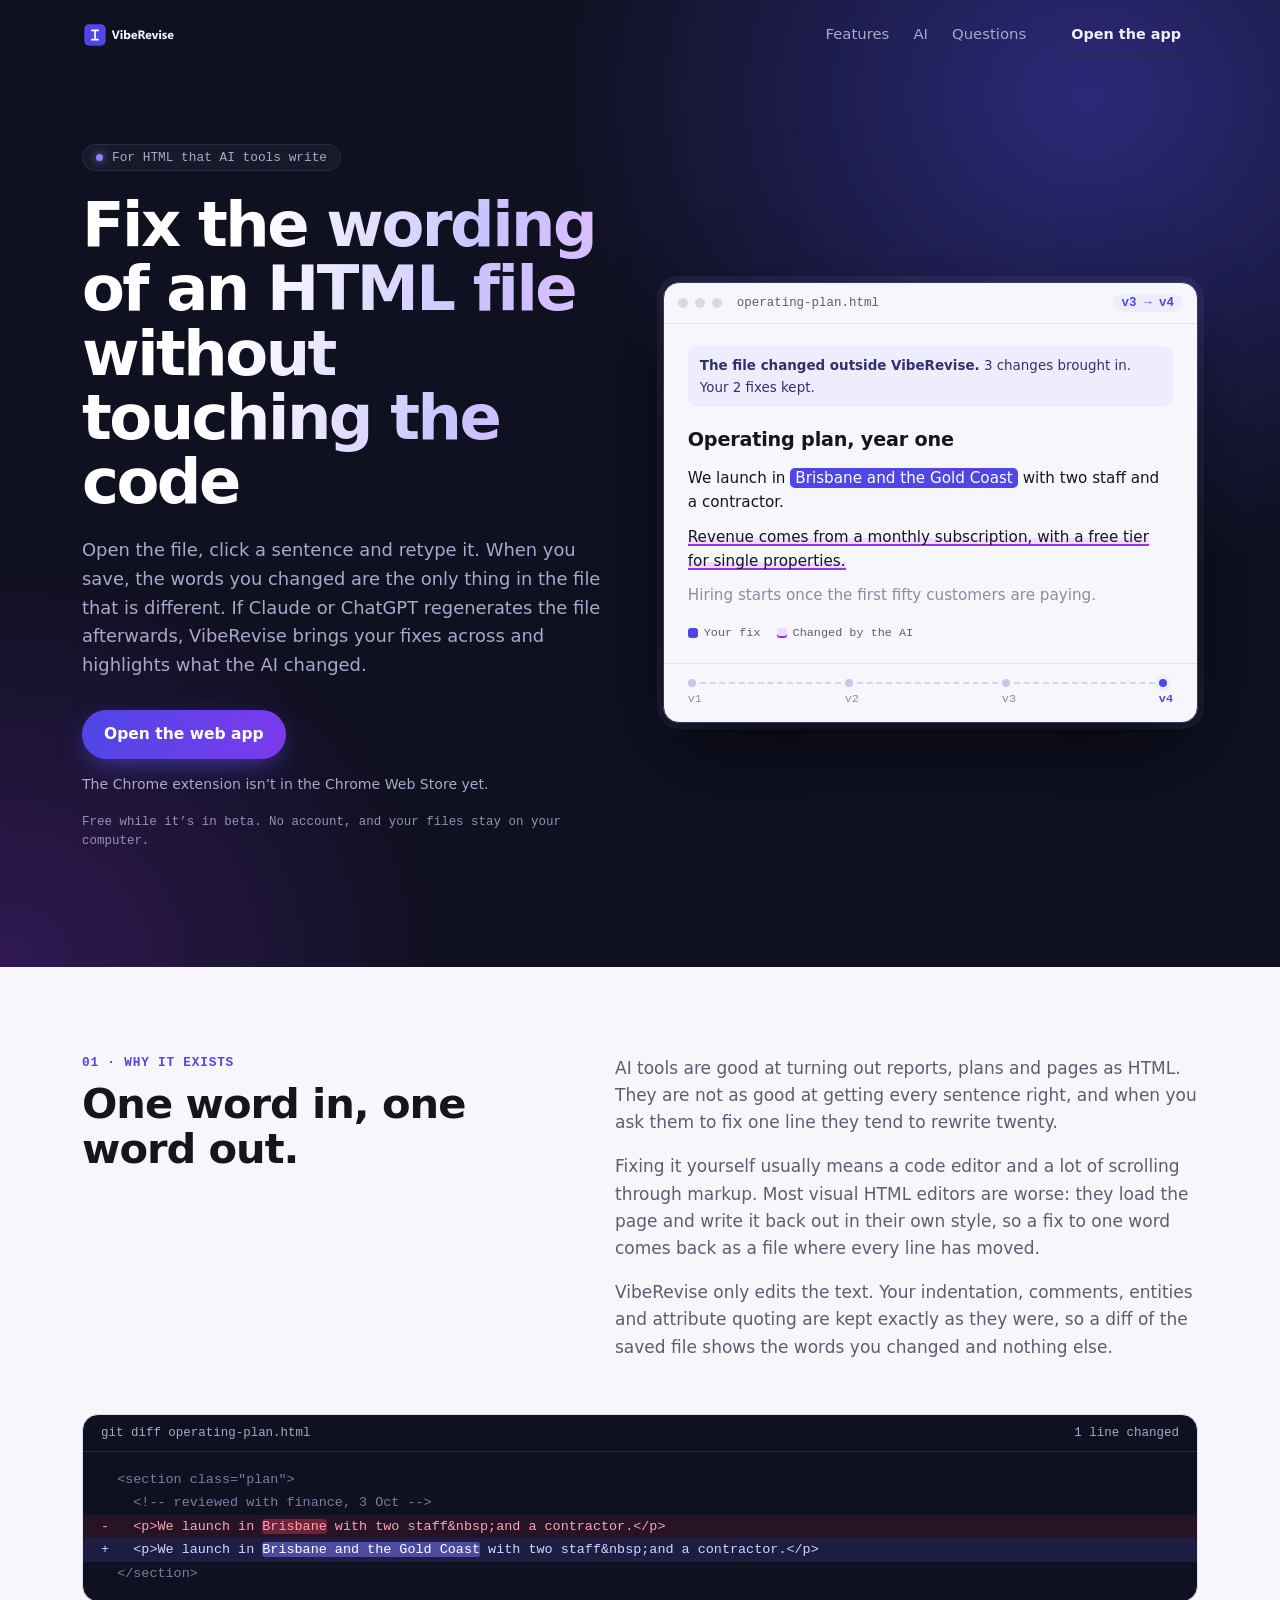
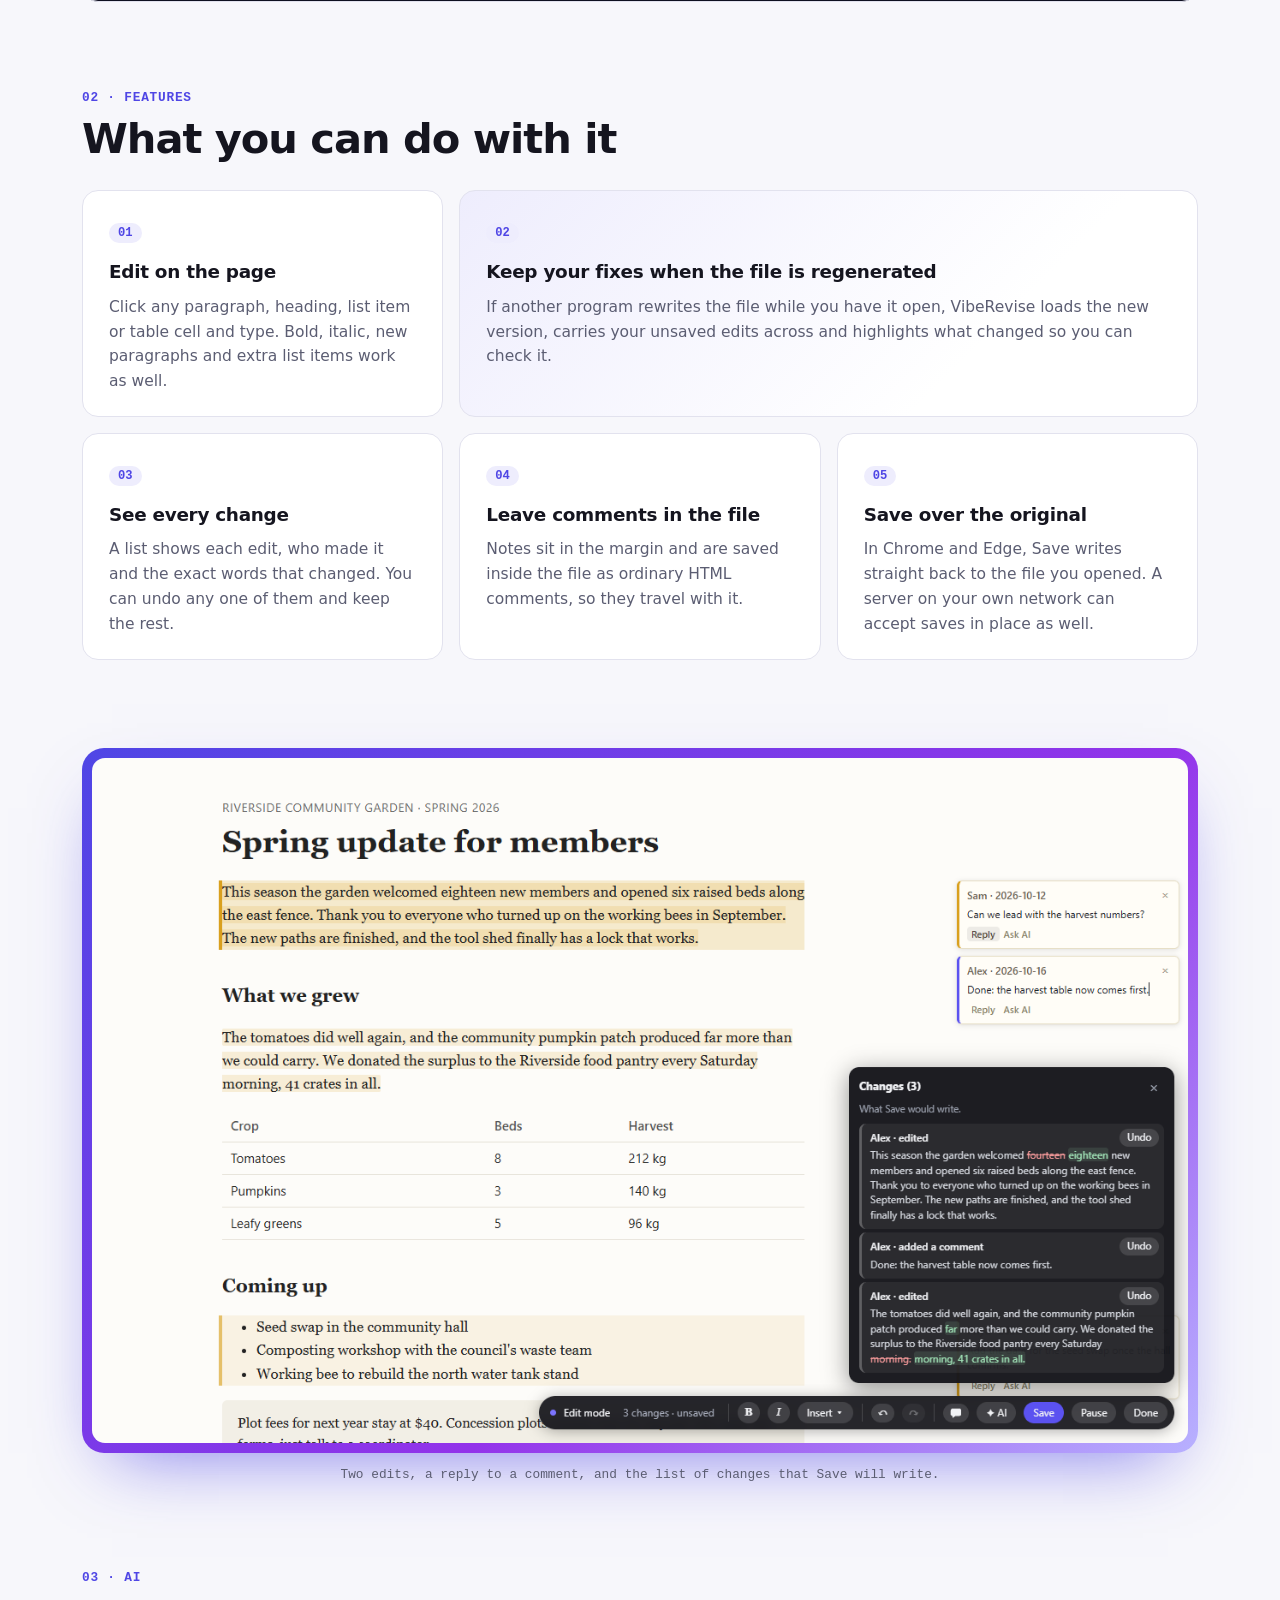
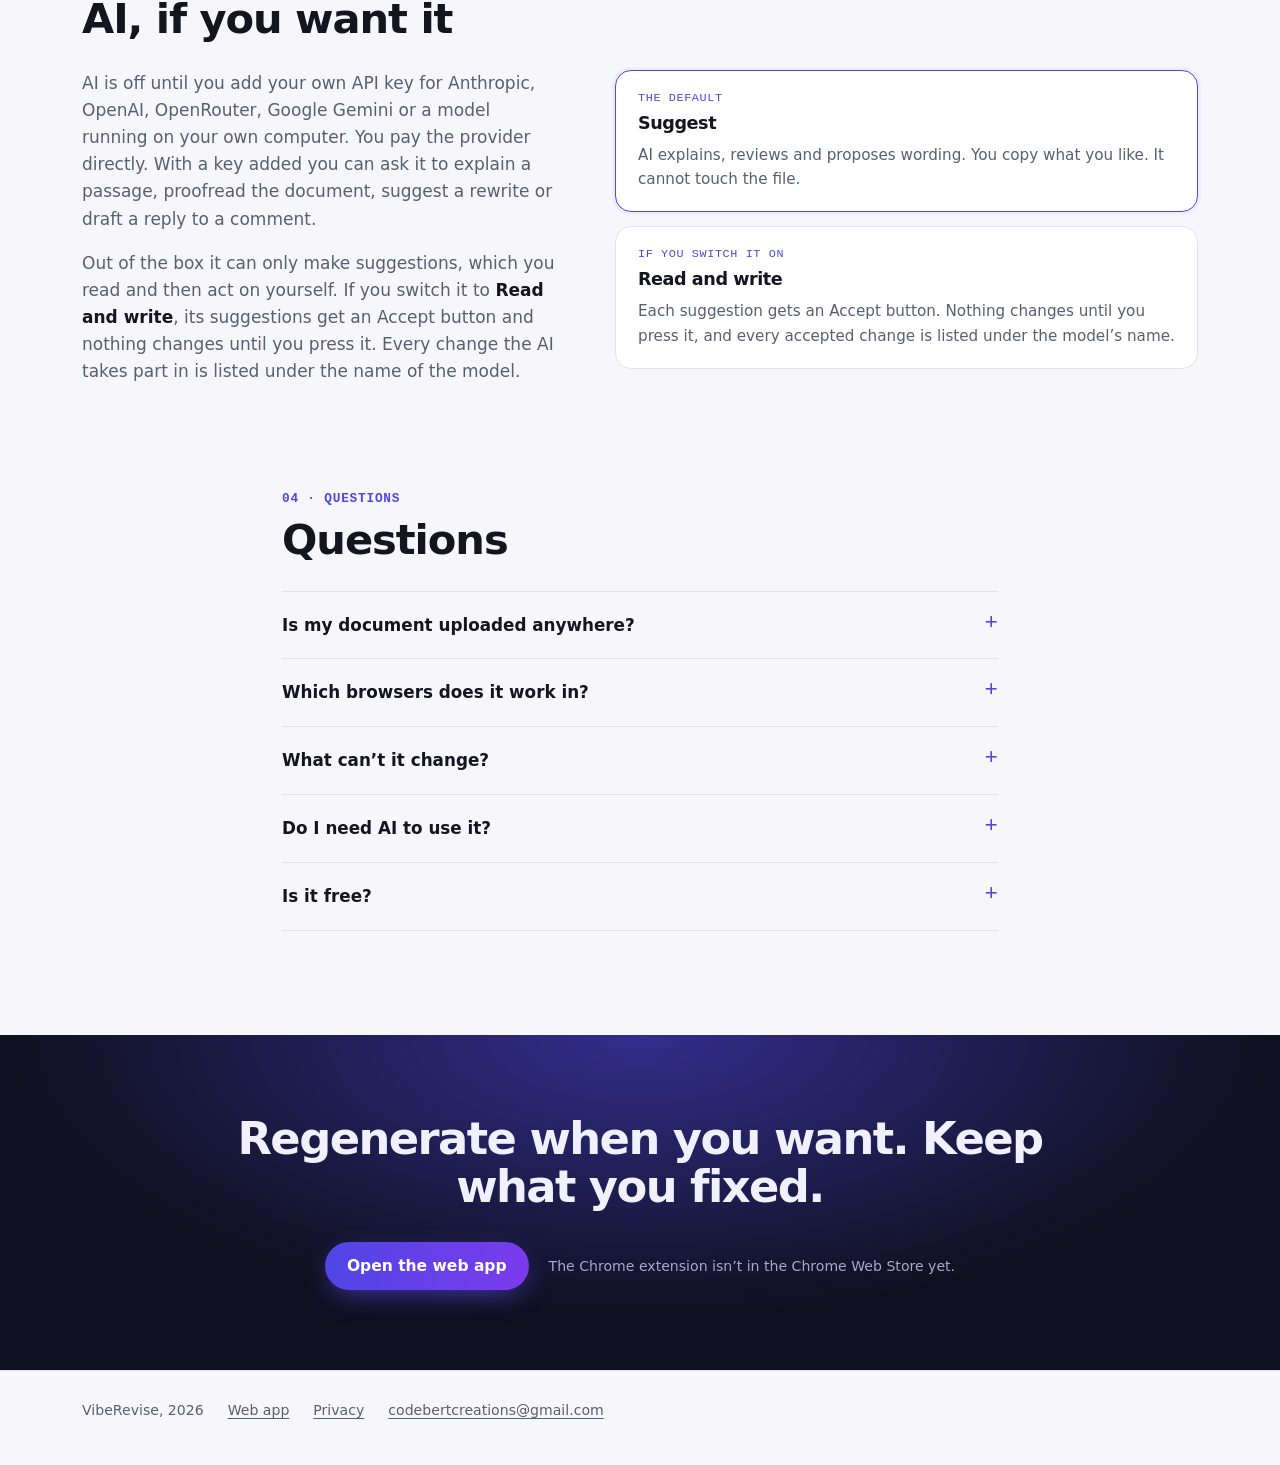
<file: index.html>
<!doctype html>
<html lang="en-AU">
<head>
<meta charset="utf-8">
<meta name="viewport" content="width=device-width, initial-scale=1">
<title>VibeRevise: edit the text of HTML files without touching the code</title>
<meta name="description" content="Edit the text of an HTML document in your browser. Only the words you change are changed, and your fixes survive when an AI tool regenerates the file.">
<link rel="canonical" href="https://viberevise.com/">
<meta property="og:title" content="VibeRevise: edit the text of HTML files without touching the code">
<meta property="og:description" content="Edit the text of an HTML document in your browser. Only the words you change are changed, and your fixes survive when an AI tool regenerates the file.">
<meta name="robots" content="index, follow, max-image-preview:large">
<meta property="og:site_name" content="VibeRevise">
<meta property="og:locale" content="en_AU">
<meta property="og:type" content="website">
<meta property="og:url" content="https://viberevise.com/">
<meta property="og:image" content="https://viberevise.com/screenshot.png">
<meta property="og:image:width" content="1280">
<meta property="og:image:height" content="800">
<meta property="og:image:alt" content="VibeRevise editing a community garden newsletter, with comments in the margin and the list of changes open">
<meta name="twitter:card" content="summary_large_image">
<meta name="twitter:title" content="VibeRevise: edit the text of HTML files without touching the code">
<meta name="twitter:description" content="Edit the text of an HTML document in your browser. Only the words you change are changed, and your fixes survive when an AI tool regenerates the file.">
<meta name="twitter:image" content="https://viberevise.com/screenshot.png">
<meta name="theme-color" content="#f7f7fb" media="(prefers-color-scheme: light)">
<meta name="theme-color" content="#0f1020" media="(prefers-color-scheme: dark)">
<link rel="icon" href="/app/icons/icon192.png" sizes="192x192" type="image/png">
<link rel="apple-touch-icon" href="/app/icons/icon192.png">
<link rel="stylesheet" href="/site.css?v=d60f4b8db1">
<script src="/app/lib/errors.js" data-surface="site" data-part="home" data-brand="viberevise" data-version="0.17.0" defer></script>
<style>
:root{--paper:#f7f7fb;--panel:#ffffff;--ink:#15151f;--muted:#5b5d72;--line:#e2e2ee;--accent:#4f46e5;--accent2:#9333ea;--accent-ink:#ffffff;--tint:#eeedfd;--font-display:system-ui, -apple-system, "Segoe UI", Roboto, sans-serif;--font-body:system-ui, -apple-system, "Segoe UI", Roboto, sans-serif;color-scheme:light dark;}
@media (prefers-color-scheme: dark){:root:not([data-theme="light"]){--paper:#0f1020;--panel:#181a2e;--ink:#e9e9f5;--muted:#a3a5bd;--line:#2a2c45;--accent:#a5a1ff;--accent2:#d8a8ff;--accent-ink:#10101c;--tint:#22224a;}}
:root[data-theme="dark"]{--paper:#0f1020;--panel:#181a2e;--ink:#e9e9f5;--muted:#a3a5bd;--line:#2a2c45;--accent:#a5a1ff;--accent2:#d8a8ff;--accent-ink:#10101c;--tint:#22224a;}
</style>
<script type="application/ld+json">{"@context":"https://schema.org","@graph":[{"@type":"Organization","@id":"https://viberevise.com/#org","name":"VibeRevise","url":"https://viberevise.com/","logo":"https://viberevise.com/app/icons/icon512.png","email":"codebertcreations@gmail.com"},{"@type":"WebSite","@id":"https://viberevise.com/#site","name":"VibeRevise","url":"https://viberevise.com/","inLanguage":"en-AU","publisher":{"@id":"https://viberevise.com/#org"}},{"@type":"WebApplication","@id":"https://viberevise.com/#app","name":"VibeRevise","url":"https://viberevise.com/app/","description":"Edit the text of an HTML document in your browser. Only the words you change are changed, and your fixes survive when an AI tool regenerates the file.","applicationCategory":"BusinessApplication","operatingSystem":"Any (web browser)","browserRequirements":"Requires a current web browser","isAccessibleForFree":true,"offers":{"@type":"Offer","price":"0","priceCurrency":"AUD"},"screenshot":"https://viberevise.com/screenshot.png","featureList":["Edit on the page","Keep your fixes when the file is regenerated","See every change","Leave comments in the file","Save over the original"],"publisher":{"@id":"https://viberevise.com/#org"}},{"@type":"FAQPage","@id":"https://viberevise.com/#faq","mainEntity":[{"@type":"Question","name":"Is my document uploaded anywhere?","acceptedAnswer":{"@type":"Answer","text":"No. VibeRevise opens and edits the document in your browser, and there is no VibeRevise server to send it to. If you turn on AI, the paragraphs you ask about go to the AI service you picked, and only when you press the button."}},{"@type":"Question","name":"Which browsers does it work in?","acceptedAnswer":{"@type":"Answer","text":"The web app runs in any current browser. In Chrome or Edge on a computer, Save writes back to the file you opened. Other browsers download the edited copy for you to save yourself."}},{"@type":"Question","name":"What can’t it change?","acceptedAnswer":{"@type":"Answer","text":"Layout, styles and images are left alone. VibeRevise changes words, and can add paragraphs, lists, tables, bold and italic in the same style as the ones already in the document. Pages that build their text with JavaScript can’t be edited, because the words aren’t in the file."}},{"@type":"Question","name":"Do I need AI to use it?","acceptedAnswer":{"@type":"Answer","text":"No. All the editing works without it, and AI stays off until you add a key."}},{"@type":"Question","name":"Is it free?","acceptedAnswer":{"@type":"Answer","text":"Yes, while it’s in beta, with no account and no card. If that ever changes, it will be announced on this page first. AI usage is billed by your AI provider at their prices; VibeRevise adds nothing."}}]}]}</script>
</head>
<body class="layout-vibe">
<div class="stage">
<header class="nav"><div class="wrap">
  <a class="logo" href="/"><img src="/logo-dark.svg" alt="VibeRevise" width="165" height="27"></a>
  <nav class="nav-links" aria-label="Sections">
    <a href="#features">Features</a><a href="#ai">AI</a><a href="#faq">Questions</a>
  </nav>
  <a class="nav-app" href="/app/">Open the app</a>
</div></header>
<section class="hero"><div class="wrap">
  <div class="hero-copy">
    <p class="eyebrow"><span class="dot"></span>For HTML that AI tools write</p>
    <h1>Fix the wording of an HTML file without touching the code</h1>
    <p class="lede">Open the file, click a sentence and retype it. When you save, the words you changed are the only thing in the file that is different. If Claude or ChatGPT regenerates the file afterwards, VibeRevise brings your fixes across and highlights what the AI changed.</p>
    <p class="ctas">
    <a class="btn primary" href="/app/">Open the web app</a>
    <span class="later">The Chrome extension isn’t in the Chrome Web Store yet.</span>
  </p>
    <p class="fine">Free while it’s in beta. No account, and your files stay on your computer.</p>
  </div>
  <div class="window" role="img" aria-label="A document open in VibeRevise after an AI tool regenerated it: your edits are kept and the AI's changes are highlighted">
  <div class="bar"><i></i><i></i><i></i><span>operating-plan.html</span><b>v3 → v4</b></div>
  <div class="doc">
    <p class="notice"><b>The file changed outside VibeRevise.</b> 3 changes brought in. Your 2 fixes kept.</p>
    <h3>Operating plan, year one</h3>
    <p>We launch in <span class="mine">Brisbane and the Gold Coast</span> with two staff and a contractor.</p>
    <p><span class="outside">Revenue comes from a monthly subscription, with a free tier for single properties.</span></p>
    <p class="faint">Hiring starts once the first fifty customers are paying.</p>
    <p class="legend"><span class="k mine">Your fix</span><span class="k outside">Changed by the AI</span></p>
  </div>
  <ol class="versions" aria-hidden="true"><li>v1</li><li>v2</li><li>v3</li><li class="now">v4</li></ol>
</div>
</div></section>
</div>
<main>
<section class="band"><div class="wrap split">
  <div>
    <p class="kicker">01 · Why it exists</p>
    <h2>One word in, one word out.</h2>
  </div>
  <div class="body">
    <p>AI tools are good at turning out reports, plans and pages as HTML. They are not as good at getting every sentence right, and when you ask them to fix one line they tend to rewrite twenty.</p>
    <p>Fixing it yourself usually means a code editor and a lot of scrolling through markup. Most visual HTML editors are worse: they load the page and write it back out in their own style, so a fix to one word comes back as a file where every line has moved.</p>
    <p>VibeRevise only edits the text. Your indentation, comments, entities and attribute quoting are kept exactly as they were, so a diff of the saved file shows the words you changed and nothing else.</p>
  </div>
  <figure class="diff">
  <figcaption><span>git diff operating-plan.html</span><span>1 line changed</span></figcaption>
  <pre><code><span class="ctx">  &lt;section class="plan"&gt;</span><span class="ctx">    &lt;!-- reviewed with finance, 3 Oct --&gt;</span><span class="del">-   &lt;p&gt;We launch in <del>Brisbane</del> with two staff&amp;nbsp;and a contractor.&lt;/p&gt;</span><span class="add">+   &lt;p&gt;We launch in <ins>Brisbane and the Gold Coast</ins> with two staff&amp;nbsp;and a contractor.&lt;/p&gt;</span><span class="ctx">  &lt;/section&gt;</span></code></pre>
</figure>
</div></section>

<section class="band" id="features"><div class="wrap">
  <p class="kicker">02 · Features</p>
  <h2>What you can do with it</h2>
  <div class="bento">
    <article class="card"><span class="num">01</span><h3>Edit on the page</h3><p>Click any paragraph, heading, list item or table cell and type. Bold, italic, new paragraphs and extra list items work as well.</p></article>
    <article class="card wide"><span class="num">02</span><h3>Keep your fixes when the file is regenerated</h3><p>If another program rewrites the file while you have it open, VibeRevise loads the new version, carries your unsaved edits across and highlights what changed so you can check it.</p></article>
    <article class="card"><span class="num">03</span><h3>See every change</h3><p>A list shows each edit, who made it and the exact words that changed. You can undo any one of them and keep the rest.</p></article>
    <article class="card"><span class="num">04</span><h3>Leave comments in the file</h3><p>Notes sit in the margin and are saved inside the file as ordinary HTML comments, so they travel with it.</p></article>
    <article class="card"><span class="num">05</span><h3>Save over the original</h3><p>In Chrome and Edge, Save writes straight back to the file you opened. A server on your own network can accept saves in place as well.</p></article>
  </div>
</div></section>

<figure class="shot"><div class="wrap">
  <div class="frame"><img src="/screenshot.png" width="1280" height="800" loading="lazy" decoding="async" alt="VibeRevise editing a community garden newsletter, with comments in the margin and the list of changes open"></div>
  <figcaption>Two edits, a reply to a comment, and the list of changes that Save will write.</figcaption>
</div></figure>

<section class="band" id="ai"><div class="wrap">
  <p class="kicker">03 · AI</p>
  <h2>AI, if you want it</h2>
  <div class="split">
    <div class="body"><p>AI is off until you add your own API key for Anthropic, OpenAI, OpenRouter, Google Gemini or a model running on your own computer. You pay the provider directly. With a key added you can ask it to explain a passage, proofread the document, suggest a rewrite or draft a reply to a comment.</p>
    <p>Out of the box it can only make suggestions, which you read and then act on yourself. If you switch it to <b>Read and write</b>, its suggestions get an Accept button and nothing changes until you press it. Every change the AI takes part in is listed under the name of the model.</p></div>
    <div class="modes">
      <div class="mode on"><p class="when">The default</p><h3>Suggest</h3><p>AI explains, reviews and proposes wording. You copy what you like. It cannot touch the file.</p></div>
      <div class="mode"><p class="when">If you switch it on</p><h3>Read and write</h3><p>Each suggestion gets an Accept button. Nothing changes until you press it, and every accepted change is listed under the model’s name.</p></div>
    </div>
  </div>
</div></section>

<section class="band" id="faq"><div class="wrap narrow">
  <p class="kicker">04 · Questions</p>
  <h2>Questions</h2>
  <div class="faq">
    <details><summary>Is my document uploaded anywhere?</summary><p>No. VibeRevise opens and edits the document in your browser, and there is no VibeRevise server to send it to. If you turn on AI, the paragraphs you ask about go to the AI service you picked, and only when you press the button.</p></details>
    <details><summary>Which browsers does it work in?</summary><p>The web app runs in any current browser. In Chrome or Edge on a computer, Save writes back to the file you opened. Other browsers download the edited copy for you to save yourself.</p></details>
    <details><summary>What can’t it change?</summary><p>Layout, styles and images are left alone. VibeRevise changes words, and can add paragraphs, lists, tables, bold and italic in the same style as the ones already in the document. Pages that build their text with JavaScript can’t be edited, because the words aren’t in the file.</p></details>
    <details><summary>Do I need AI to use it?</summary><p>No. All the editing works without it, and AI stays off until you add a key.</p></details>
    <details><summary>Is it free?</summary><p>Yes, while it’s in beta, with no account and no card. If that ever changes, it will be announced on this page first. AI usage is billed by your AI provider at their prices; VibeRevise adds nothing.</p></details>
  </div>
</div></section>

<section class="finale"><div class="wrap">
  <h2>Regenerate when you want. Keep what you fixed.</h2>
  <p class="ctas">
    <a class="btn primary" href="/app/">Open the web app</a>
    <span class="later">The Chrome extension isn’t in the Chrome Web Store yet.</span>
  </p>
</div></section>
</main>
<footer><div class="wrap">
  <span>VibeRevise, 2026</span>
  <a href="/app/">Web app</a>
  <a href="/privacy.html">Privacy</a>
  <a href="mailto:codebertcreations@gmail.com">codebertcreations@gmail.com</a>
</div></footer>
</body>
</html>
</file>
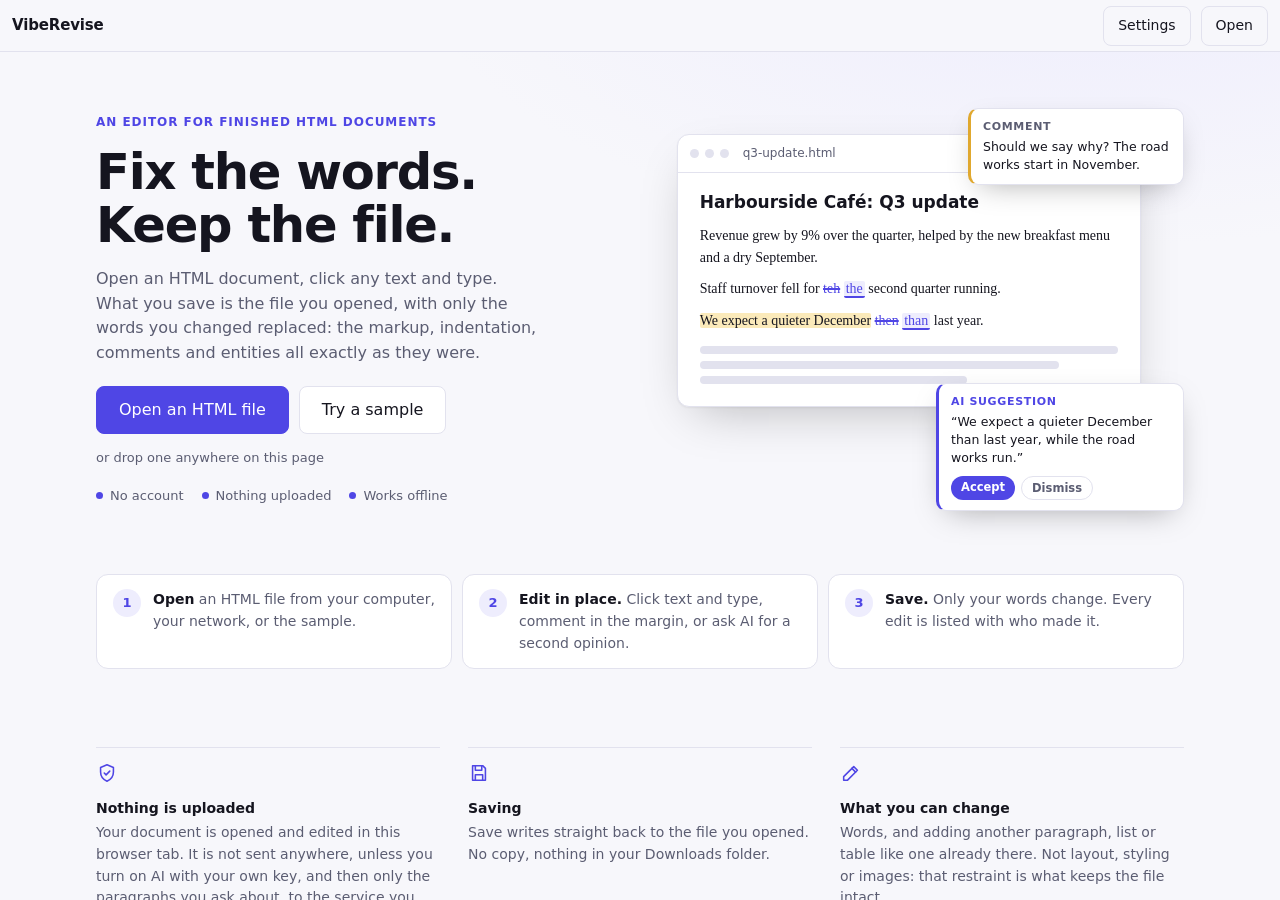
<file: app/index.html>
<!doctype html>
<html lang="en-AU">
<head>
<meta charset="utf-8">
<meta name="viewport" content="width=device-width, initial-scale=1, viewport-fit=cover">
<title>VibeRevise web app: edit HTML documents in your browser</title>
<meta name="description" content="Edit the text of an HTML document and save it with the markup untouched.">
<link rel="canonical" href="https://viberevise.com/app/">
<link rel="stylesheet" href="app.css">

<!-- Installable: an icon on the home screen and its own window, rather than a
     tab someone has to find again. iOS ignores the manifest's icons, hence the
     apple-touch-icon; it also ignores theme_color, hence the meta. -->
<link rel="manifest" href="manifest.webmanifest">
<meta name="theme-color" content="#f7f7fb" media="(prefers-color-scheme: light)">
<meta name="theme-color" content="#0f1020" media="(prefers-color-scheme: dark)">
<link rel="icon" href="icons/icon192.png">
<link rel="apple-touch-icon" href="icons/icon192.png">
<meta name="apple-mobile-web-app-capable" content="yes">
<meta name="apple-mobile-web-app-title" content="VibeRevise">
</head>
<body>

<header class="chrome">
  <a class="brand" href="/" title="About VibeRevise">VibeRevise</a>
  <div class="file" id="filename" hidden></div>
  <div class="spacer"></div>
  <button id="settings-open" class="btn" title="Your name and AI">Settings</button>
  <button id="open" class="btn">Open</button>
  <button id="save" class="btn primary" hidden disabled>Save</button>
</header>

<main id="stage">
  <section class="welcome" id="welcome">
    <div class="hero">
      <div class="hero-copy">
        <p class="eyebrow">An editor for finished HTML documents</p>
        <h1>Fix the words. Keep the file.</h1>
        <p class="lede">
          Open an HTML document, click any text and type. What you save is the file
          you opened, with only the words you changed replaced: the markup,
          indentation, comments and entities all exactly as they were.
        </p>

        <div class="hero-actions">
          <button id="open-main" class="btn big primary">Open an HTML file</button>
          <button id="try-sample" class="btn big" title="A short report with a few mistakes left in it">Try a sample</button>
        </div>
        <p class="drop-hint" id="drop-hint">or drop one anywhere on this page</p>

        <ul class="assure">
          <li>No account</li>
          <li>Nothing uploaded</li>
          <li>Works offline</li>
        </ul>
      </div>

      <!-- A picture of what editing looks like, drawn in markup so it takes the
           brand's colours and the reader's light or dark scheme. -->
      <figure class="preview" aria-hidden="true">
        <div class="page">
          <div class="page-bar"><span></span><span></span><span></span><b>q3-update.html</b></div>
          <div class="page-body">
            <p class="p-title">Harbourside Café: Q3 update</p>
            <p class="p-line">Revenue grew by 9% over the quarter, helped by the
              new breakfast menu and a dry September.</p>
            <p class="p-line">Staff turnover fell for <del>teh</del> <ins>the</ins>
              second quarter running.</p>
            <p class="p-line"><mark>We expect a quieter December</mark> <del>then</del>
              <ins>than</ins> last year.</p>
            <div class="p-rows"><i></i><i></i><i></i></div>
          </div>
        </div>
        <div class="note note-comment">
          <b>Comment</b>
          Should we say why? The road works start in November.
        </div>
        <div class="note note-ai">
          <b>AI suggestion</b>
          “We expect a quieter December than last year, while the road works run.”
          <span class="note-actions"><span class="chip">Accept</span><span class="chip ghost">Dismiss</span></span>
        </div>
      </figure>
    </div>

    <ol class="steps" aria-label="How it works">
      <li>
        <span class="step-n">1</span>
        <div><b>Open</b> an HTML file from your computer, your network, or the sample.</div>
      </li>
      <li>
        <span class="step-n">2</span>
        <div><b>Edit in place.</b> Click text and type, comment in the margin, or ask AI for a second opinion.</div>
      </li>
      <li>
        <span class="step-n">3</span>
        <div><b>Save.</b> Only your words change. Every edit is listed with who made it.</div>
      </li>
    </ol>

    <dl class="how">
      <div>
        <svg viewBox="0 0 24 24" aria-hidden="true"><path d="M12 3l7 3v5c0 4.4-3 8.3-7 10-4-1.7-7-5.6-7-10V6l7-3z"/><path d="M9 12l2 2 4-4"/></svg>
        <dt>Nothing is uploaded</dt>
        <dd>Your document is opened and edited in this browser tab. It is not
            sent anywhere, unless you turn on AI with your own key, and then
            only the paragraphs you ask about, to the service you chose.</dd>
      </div>
      <div>
        <svg viewBox="0 0 24 24" aria-hidden="true"><path d="M5 4h11l3 3v13H5z"/><path d="M8 4v5h7V4"/><path d="M8 20v-6h8v6"/></svg>
        <dt id="save-story-title">Saving</dt>
        <dd id="save-story">Checking what this browser allows…</dd>
      </div>
      <div>
        <svg viewBox="0 0 24 24" aria-hidden="true"><path d="M4 20h4L19 9l-4-4L4 16z"/><path d="M13 7l4 4"/></svg>
        <dt>What you can change</dt>
        <dd>Words, and adding another paragraph, list or table like one already
            there. Not layout, styling or images: that restraint is what keeps
            the file intact.</dd>
      </div>
      <div>
        <svg viewBox="0 0 24 24" aria-hidden="true"><path d="M4 5h16v11H9l-5 4z"/><path d="M8 9h8M8 12h5"/></svg>
        <dt>Review that travels</dt>
        <dd>Comments, replies and the list of changes are saved inside the
            HTML itself, so whoever opens the file next can read them.</dd>
      </div>
      <div>
        <svg viewBox="0 0 24 24" aria-hidden="true"><path d="M12 3l1.8 4.6L18.5 9l-4.7 1.4L12 15l-1.8-4.6L5.5 9l4.7-1.4z"/><path d="M18 15l.8 2 2 .8-2 .7-.8 2-.7-2-2-.7 2-.8z"/></svg>
        <dt>AI, if you want it</dt>
        <dd>Add your own key in <button type="button" class="linkish" id="ai-settings-link">Settings</button>
            to have AI explain, proofread or suggest wording. It suggests;
            you decide.</dd>
      </div>
      <div>
        <svg viewBox="0 0 24 24" aria-hidden="true"><path d="M4 12a8 8 0 1 0 2.3-5.7"/><path d="M4 4v4h4"/></svg>
        <dt>Undo anything</dt>
        <dd>Each change can be undone on its own, and if another tool rewrites
            the file while you work, you see what changed before you save.</dd>
      </div>
    </dl>

    <section class="keys" aria-labelledby="keys-title">
      <h2 id="keys-title">Shortcuts</h2>
      <ul>
        <li><span class="combo"><kbd class="mod">Ctrl</kbd><kbd>S</kbd></span> <span>Save</span></li>
        <li><span class="combo"><kbd class="mod">Ctrl</kbd><kbd>Shift</kbd><kbd>S</kbd></span> <span>Save as</span></li>
        <li><span class="combo"><kbd class="mod">Ctrl</kbd><kbd>B</kbd> <kbd class="mod">Ctrl</kbd><kbd>I</kbd></span> <span>Bold, italic</span></li>
        <li><span class="combo"><kbd class="mod">Ctrl</kbd><kbd>Z</kbd> <kbd class="mod">Ctrl</kbd><kbd>Y</kbd></span> <span>Undo, redo</span></li>
        <li><span class="combo"><kbd class="mod">Ctrl</kbd><kbd>Enter</kbd></span> <span>Another paragraph, item or row</span></li>
      </ul>
    </section>

    <section class="network">
      <button id="net-toggle" class="btn" aria-expanded="false" aria-controls="net-form">
        Open from a server on your network
      </button>

      <form id="net-form" hidden>
        <label for="net-url">Address of a document on your network</label>
        <input id="net-url" type="url" inputmode="url" autocomplete="url"
               spellcheck="false" autocapitalize="off"
               placeholder="http://192.168.1.10:8080/reports/plan.html">
        <div class="net-row">
          <button type="submit" class="btn primary">Open</button>
          <span class="net-msg" id="net-msg"></span>
        </div>
        <p class="hint">
          A NAS, a documents server, anything on your own network: a
          <code>192.168.</code>, <code>10.</code> or <code>172.16.</code> to <code>172.31.</code>
          address, <code>localhost</code>, a <code>.local</code> name, or a
          private mesh. Public websites are refused: the guarantee this tool
          makes depends on re-reading the same bytes the browser parsed, which
          does not hold for a page built fresh on every request.
        </p>
      </form>

      <div id="recents-wrap" hidden>
        <h2 class="recents-title">Opened before</h2>
        <ul id="recents" class="recents"></ul>
      </div>
    </section>
  </section>

  <iframe id="frame" hidden title="The document you are editing"
          sandbox="allow-same-origin"></iframe>
</main>

<div class="toast" id="toast" hidden></div>

<dialog id="settings" class="settings" aria-labelledby="settings-title">
  <form method="dialog" class="settings-body" id="settings-form">
    <h2 id="settings-title">Settings</h2>

    <label for="set-author">Your name</label>
    <input id="set-author" maxlength="60" autocomplete="name"
           placeholder="So people can see who wrote what">
    <p class="hint">Signs your comments and the list of changes. Not a sign-in:
       anyone can type any name.</p>

    <h3 class="set-section" id="ai-section">AI suggestions <span class="opt">optional</span></h3>
    <p class="hint">Rewrites, proofreading and replies to comments, using your own
       key. Off until you add one. Only the words of the paragraphs involved are
       sent, only when you ask, straight from this browser to the address below;
       nothing changes until you accept a suggestion.</p>

    <label for="set-ai-provider">Provider</label>
    <select id="set-ai-provider"></select>

    <label for="set-ai-url">Address</label>
    <input id="set-ai-url" type="url" spellcheck="false" autocapitalize="off" placeholder="https://…">

    <label for="set-ai-model">Model</label>
    <input id="set-ai-model" spellcheck="false" autocapitalize="off"
           placeholder="The model name from your provider’s documentation">

    <label for="set-ai-key">API key</label>
    <input id="set-ai-key" type="password" spellcheck="false" autocapitalize="off"
           autocomplete="off" placeholder="Paste your key">
    <p class="hint" id="set-ai-hint"></p>

    <fieldset class="ai-access">
      <legend>What AI may do</legend>
      <label class="choice"><input type="radio" name="ai-access" id="set-ai-read" value="read" checked>
        <span><b>Read</b>: explains, reviews, replies to comments and suggests
        edits. You make every change yourself.</span></label>
      <label class="choice"><input type="radio" name="ai-access" id="set-ai-write" value="write">
        <span><b>Read and write</b>: its suggested edits also get an
        <b>Accept</b> button. Nothing changes until you press it.</span></label>
    </fieldset>

    <p class="hint">Kept in this browser’s storage for this app only, not synced,
       never sent anywhere but the address above. The service must accept
       requests from a web page; Anthropic, OpenAI, OpenRouter and Gemini do, and
       a local server may need to be told to (for Ollama, <code>OLLAMA_ORIGINS</code>).</p>
    <div class="settings-actions">
      <button type="button" class="btn" id="set-ai-test">Test</button>
      <button type="button" class="btn" id="set-ai-forget">Forget key</button>
    </div>

    <p class="hint" id="set-status" role="status"></p>

    <div class="settings-actions">
      <span class="spacer"></span>
      <button type="button" class="btn" id="set-cancel">Cancel</button>
      <button type="submit" class="btn primary" id="set-save">Save</button>
    </div>
  </form>
</dialog>

<!-- The engine and the editor, exactly as the extension loads them. -->
<script src="lib/errors.js" data-surface="app" data-part="app" data-version="0.17.0"></script>
<script src="lib/tokenizer.js"></script>
<script src="lib/splice.js"></script>
<script src="lib/origins.js"></script>
<script src="lib/mapping.js"></script>
<script src="lib/islands.js"></script>
<script src="lib/blocks.js"></script>
<script src="lib/structures.js"></script>
<script src="lib/comments.js"></script>
<script src="lib/prompt.js"></script>
<script src="lib/ai.js"></script>
<script src="lib/rebase.js"></script>
<script src="lib/editor.js"></script>
<script src="app.js"></script>
</body>
</html>
</file>
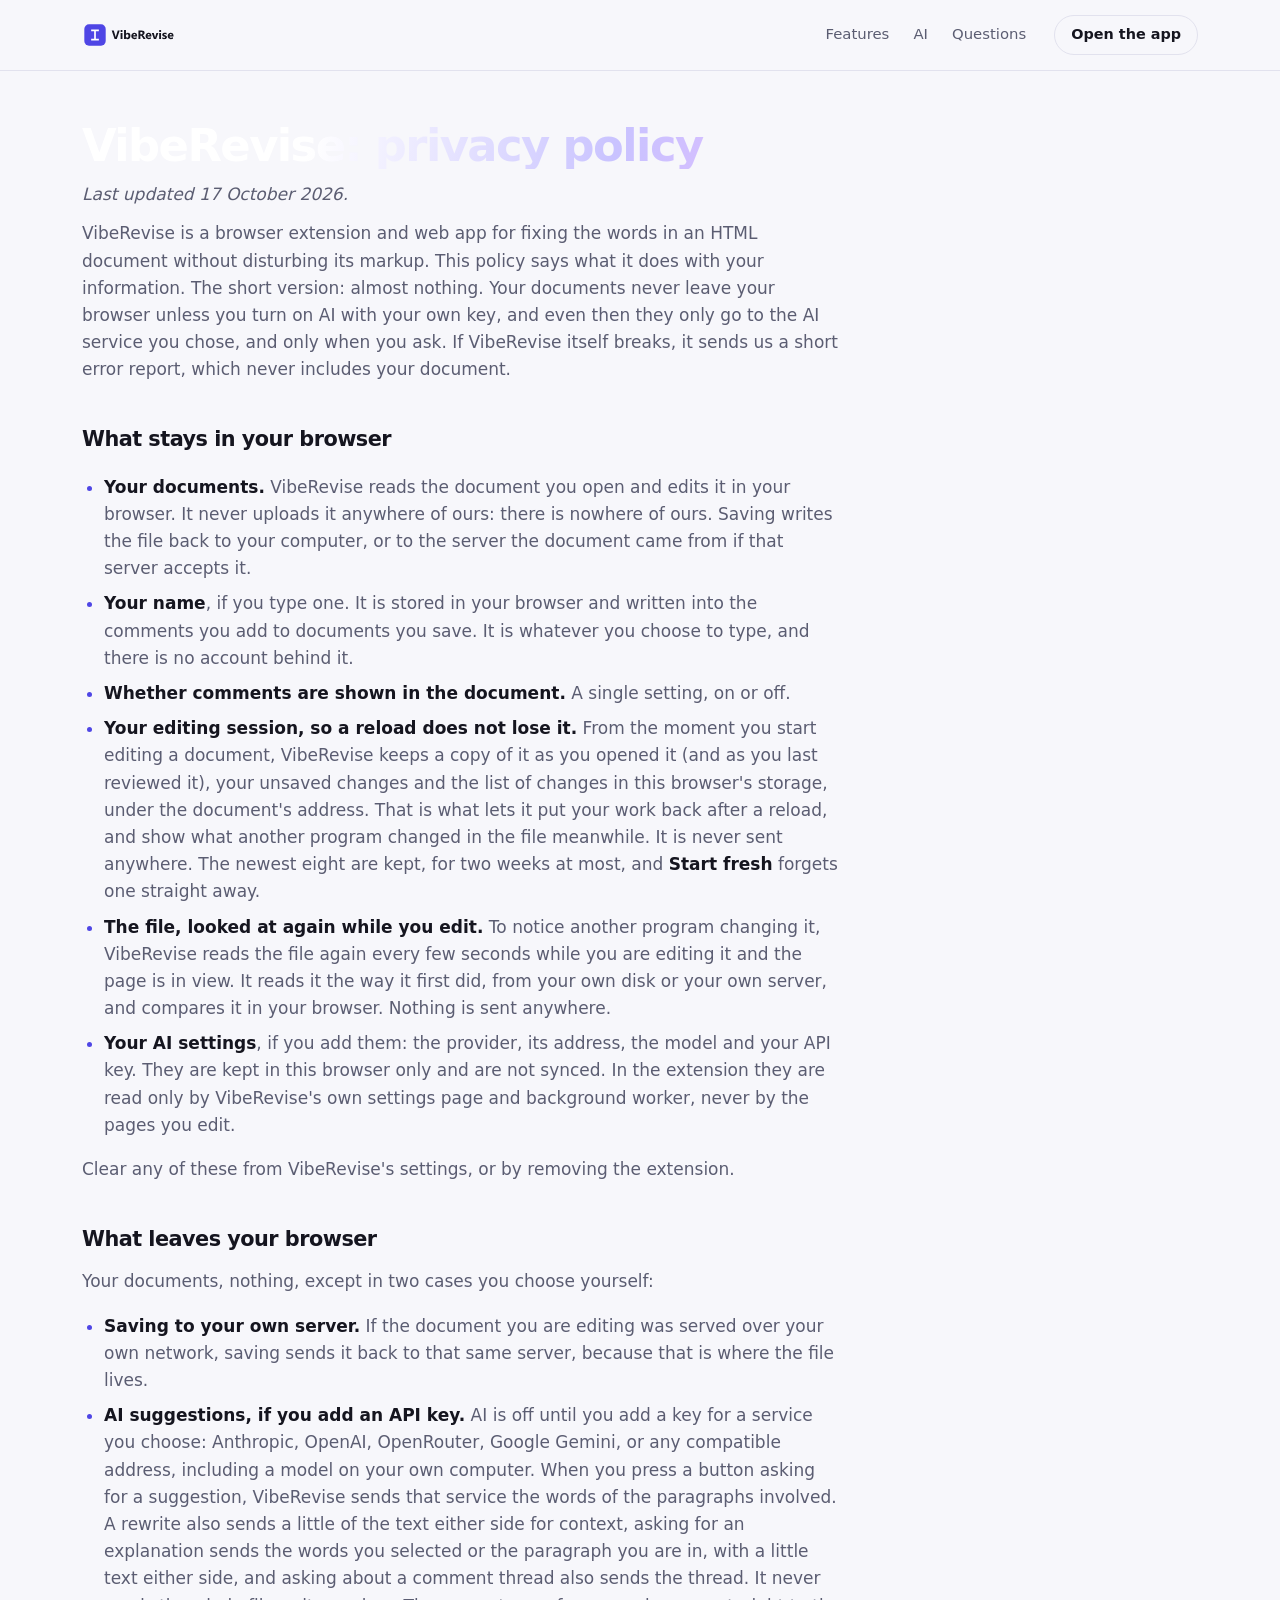
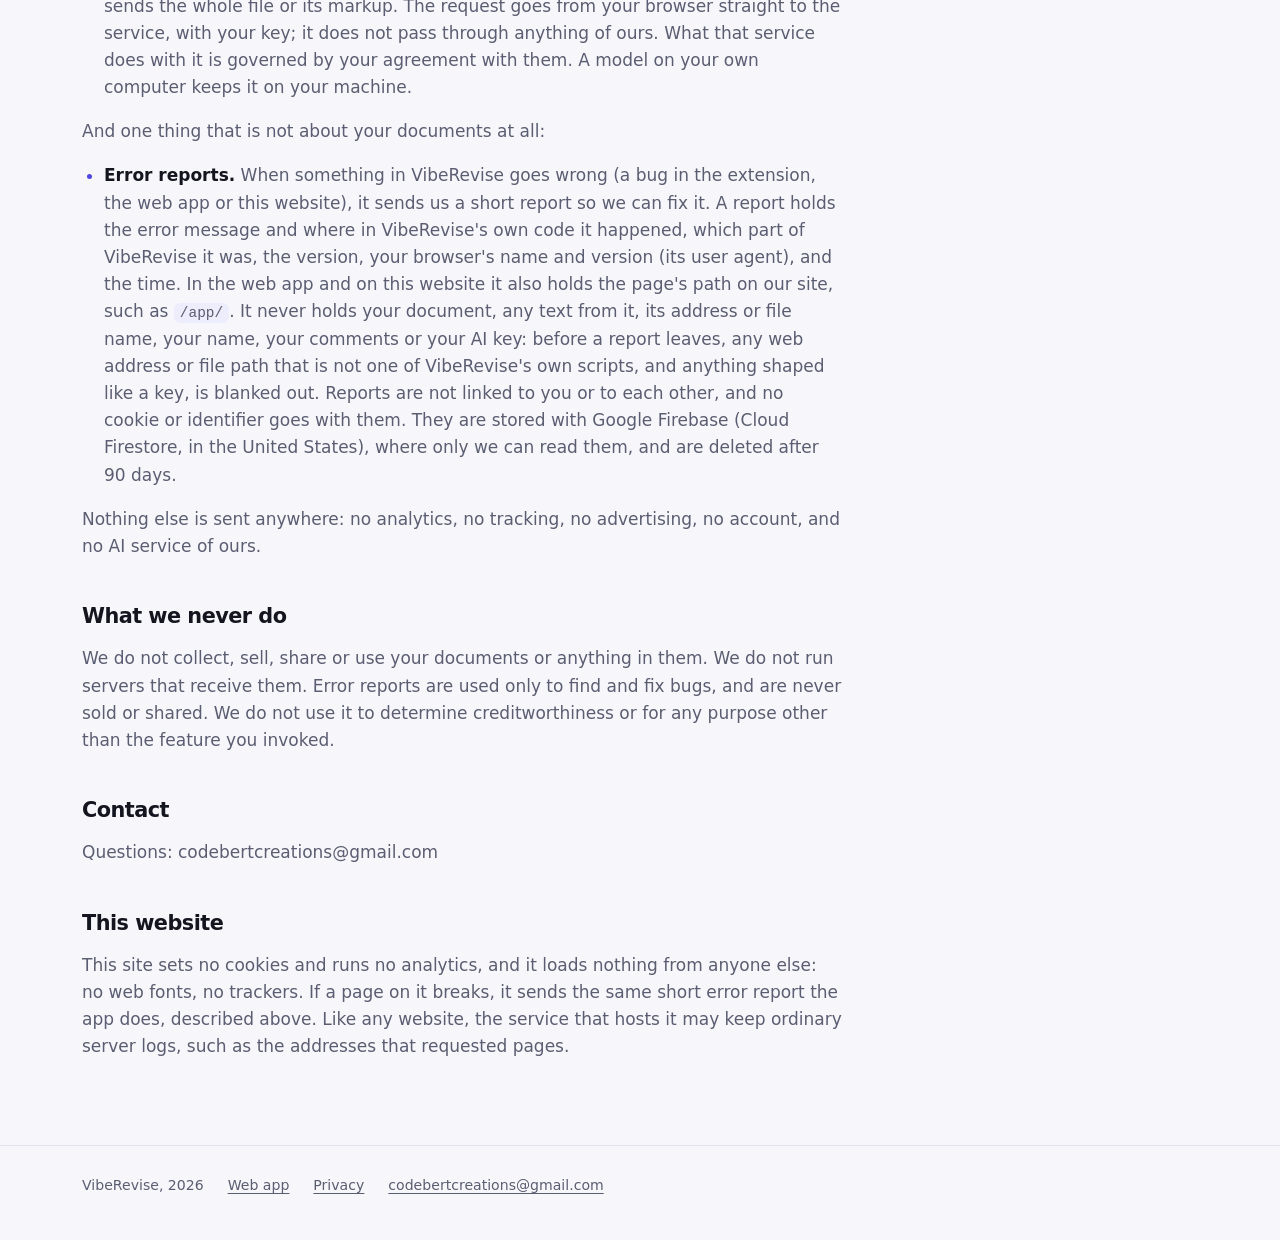
<file: privacy.html>
<!doctype html>
<html lang="en-AU">
<head>
<meta charset="utf-8">
<meta name="viewport" content="width=device-width, initial-scale=1">
<title>VibeRevise: privacy policy</title>
<meta name="description" content="What VibeRevise does with your information: almost nothing.">
<link rel="canonical" href="https://viberevise.com/privacy.html">
<meta property="og:title" content="VibeRevise: privacy policy">
<meta property="og:description" content="What VibeRevise does with your information: almost nothing.">
<meta name="robots" content="index, follow, max-image-preview:large">
<meta property="og:site_name" content="VibeRevise">
<meta property="og:locale" content="en_AU">
<meta property="og:type" content="website">
<meta property="og:url" content="https://viberevise.com/privacy.html">
<meta property="og:image" content="https://viberevise.com/screenshot.png">
<meta property="og:image:width" content="1280">
<meta property="og:image:height" content="800">
<meta property="og:image:alt" content="VibeRevise editing a community garden newsletter, with comments in the margin and the list of changes open">
<meta name="twitter:card" content="summary_large_image">
<meta name="twitter:title" content="VibeRevise: privacy policy">
<meta name="twitter:description" content="What VibeRevise does with your information: almost nothing.">
<meta name="twitter:image" content="https://viberevise.com/screenshot.png">
<meta name="theme-color" content="#f7f7fb" media="(prefers-color-scheme: light)">
<meta name="theme-color" content="#0f1020" media="(prefers-color-scheme: dark)">
<link rel="icon" href="/app/icons/icon192.png" sizes="192x192" type="image/png">
<link rel="apple-touch-icon" href="/app/icons/icon192.png">
<link rel="stylesheet" href="/site.css?v=d60f4b8db1">
<script src="/app/lib/errors.js" data-surface="site" data-part="privacy" data-brand="viberevise" data-version="0.17.0" defer></script>
<style>
:root{--paper:#f7f7fb;--panel:#ffffff;--ink:#15151f;--muted:#5b5d72;--line:#e2e2ee;--accent:#4f46e5;--accent2:#9333ea;--accent-ink:#ffffff;--tint:#eeedfd;--font-display:system-ui, -apple-system, "Segoe UI", Roboto, sans-serif;--font-body:system-ui, -apple-system, "Segoe UI", Roboto, sans-serif;color-scheme:light dark;}
@media (prefers-color-scheme: dark){:root:not([data-theme="light"]){--paper:#0f1020;--panel:#181a2e;--ink:#e9e9f5;--muted:#a3a5bd;--line:#2a2c45;--accent:#a5a1ff;--accent2:#d8a8ff;--accent-ink:#10101c;--tint:#22224a;}}
:root[data-theme="dark"]{--paper:#0f1020;--panel:#181a2e;--ink:#e9e9f5;--muted:#a3a5bd;--line:#2a2c45;--accent:#a5a1ff;--accent2:#d8a8ff;--accent-ink:#10101c;--tint:#22224a;}
</style>

</head>
<body class="layout-vibe page">
<header class="nav"><div class="wrap">
  <a class="logo" href="/"><picture><source srcset="/logo-dark.svg" media="(prefers-color-scheme: dark)"><img src="/logo-light.svg" alt="VibeRevise" width="165" height="27"></picture></a>
  <nav class="nav-links" aria-label="Sections">
    <a href="/#features">Features</a><a href="/#ai">AI</a><a href="/#faq">Questions</a>
  </nav>
  <a class="nav-app" href="/app/">Open the app</a>
</div></header>
<main class="wrap"><article class="prose">
<h1>VibeRevise: privacy policy</h1>
<p><em>Last updated 17 October 2026.</em></p>
<p>VibeRevise is a browser extension and web app for fixing the words in an HTML document without disturbing its markup. This policy says what it does with your information. The short version: almost nothing. Your documents never leave your browser unless you turn on AI with your own key, and even then they only go to the AI service you chose, and only when you ask. If VibeRevise itself breaks, it sends us a short error report, which never includes your document.</p>
<h2>What stays in your browser</h2>
<ul><li><strong>Your documents.</strong> VibeRevise reads the document you open and edits it in your browser. It never uploads it anywhere of ours: there is nowhere of ours. Saving writes the file back to your computer, or to the server the document came from if that server accepts it.</li><li><strong>Your name</strong>, if you type one. It is stored in your browser and written into the comments you add to documents you save. It is whatever you choose to type, and there is no account behind it.</li><li><strong>Whether comments are shown in the document.</strong> A single setting, on or off.</li><li><strong>Your editing session, so a reload does not lose it.</strong> From the moment you start editing a document, VibeRevise keeps a copy of it as you opened it (and as you last reviewed it), your unsaved changes and the list of changes in this browser's storage, under the document's address. That is what lets it put your work back after a reload, and show what another program changed in the file meanwhile. It is never sent anywhere. The newest eight are kept, for two weeks at most, and <strong>Start fresh</strong> forgets one straight away.</li><li><strong>The file, looked at again while you edit.</strong> To notice another program changing it, VibeRevise reads the file again every few seconds while you are editing it and the page is in view. It reads it the way it first did, from your own disk or your own server, and compares it in your browser. Nothing is sent anywhere.</li><li><strong>Your AI settings</strong>, if you add them: the provider, its address, the model and your API key. They are kept in this browser only and are not synced. In the extension they are read only by VibeRevise's own settings page and background worker, never by the pages you edit.</li></ul>
<p>Clear any of these from VibeRevise's settings, or by removing the extension.</p>
<h2>What leaves your browser</h2>
<p>Your documents, nothing, except in two cases you choose yourself:</p>
<ul><li><strong>Saving to your own server.</strong> If the document you are editing was served over your own network, saving sends it back to that same server, because that is where the file lives.</li><li><strong>AI suggestions, if you add an API key.</strong> AI is off until you add a key for a service you choose: Anthropic, OpenAI, OpenRouter, Google Gemini, or any compatible address, including a model on your own computer. When you press a button asking for a suggestion, VibeRevise sends that service the words of the paragraphs involved. A rewrite also sends a little of the text either side for context, asking for an explanation sends the words you selected or the paragraph you are in, with a little text either side, and asking about a comment thread also sends the thread. It never sends the whole file or its markup. The request goes from your browser straight to the service, with your key; it does not pass through anything of ours. What that service does with it is governed by your agreement with them. A model on your own computer keeps it on your machine.</li></ul>
<p>And one thing that is not about your documents at all:</p>
<ul><li><strong>Error reports.</strong> When something in VibeRevise goes wrong (a bug in the extension, the web app or this website), it sends us a short report so we can fix it. A report holds the error message and where in VibeRevise's own code it happened, which part of VibeRevise it was, the version, your browser's name and version (its user agent), and the time. In the web app and on this website it also holds the page's path on our site, such as <code>/app/</code>. It never holds your document, any text from it, its address or file name, your name, your comments or your AI key: before a report leaves, any web address or file path that is not one of VibeRevise's own scripts, and anything shaped like a key, is blanked out. Reports are not linked to you or to each other, and no cookie or identifier goes with them. They are stored with Google Firebase (Cloud Firestore, in the United States), where only we can read them, and are deleted after 90 days.</li></ul>
<p>Nothing else is sent anywhere: no analytics, no tracking, no advertising, no account, and no AI service of ours.</p>
<h2>What we never do</h2>
<p>We do not collect, sell, share or use your documents or anything in them. We do not run servers that receive them. Error reports are used only to find and fix bugs, and are never sold or shared. We do not use it to determine creditworthiness or for any purpose other than the feature you invoked.</p>
<h2>Contact</h2>
<p>Questions: codebertcreations@gmail.com</p>
<h2>This website</h2>
<p>This site sets no cookies and runs no analytics, and it loads nothing from anyone else: no web fonts, no trackers. If a page on it breaks, it sends the same short error report the app does, described above. Like any website, the service that hosts it may keep ordinary server logs, such as the addresses that requested pages.</p>
</article></main>
<footer><div class="wrap">
  <span>VibeRevise, 2026</span>
  <a href="/app/">Web app</a>
  <a href="/privacy.html">Privacy</a>
  <a href="mailto:codebertcreations@gmail.com">codebertcreations@gmail.com</a>
</div></footer>
</body>
</html>
</file>
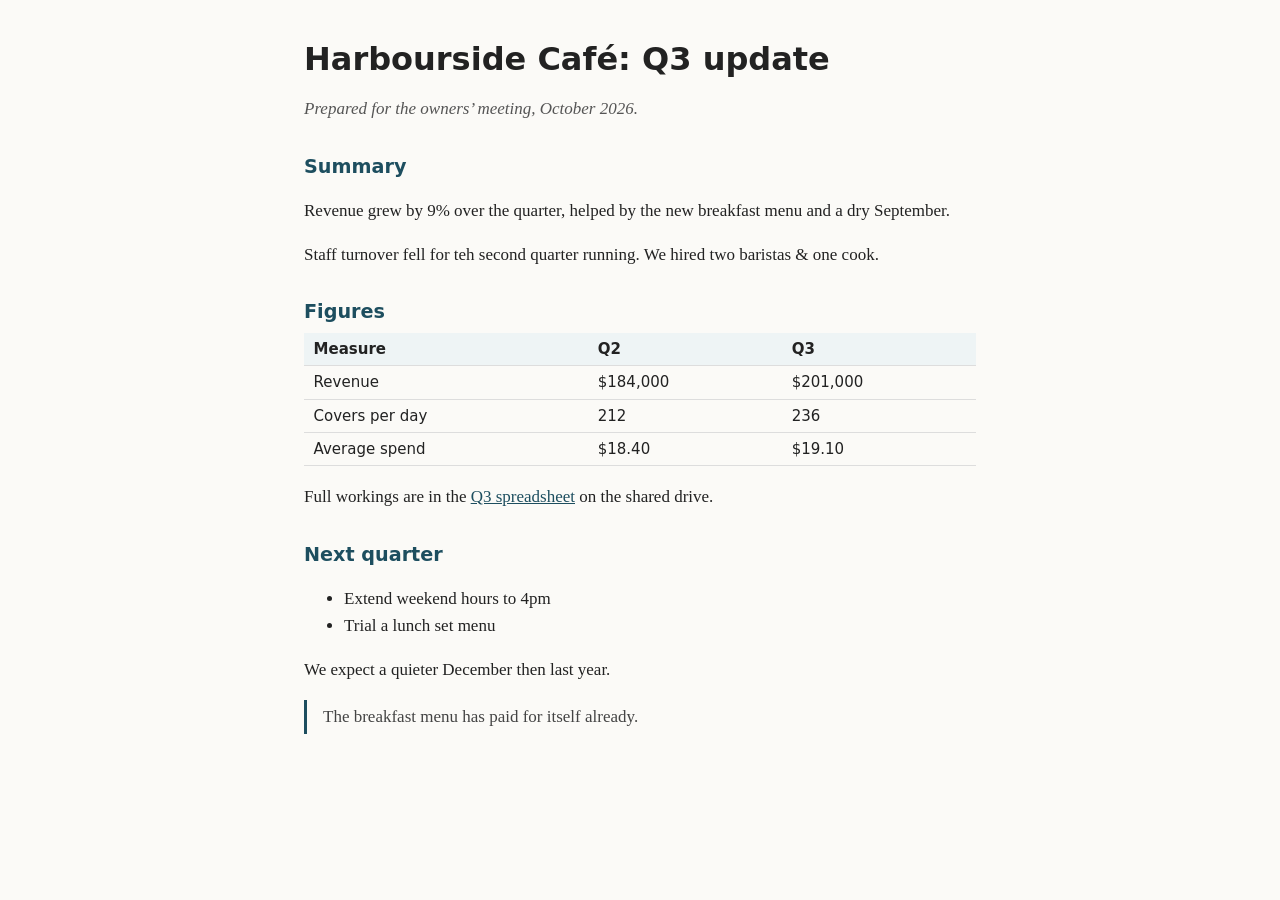
<file: app/sample.html>
<!doctype html>
<html lang="en">
<head>
  <meta charset="utf-8">
  <title>Harbourside Café: Q3 update</title>
  <!-- Hand-written markup: odd indentation, entities and comments are on purpose.
       Saving must keep every byte of this that you did not edit. -->
  <style>
    body   { font: 17px/1.6 Georgia, serif; color: #222; background: #fbfaf7; margin: 0; }
    main   { max-width: 42rem; margin: 2.5rem auto 8rem; padding: 0 1.25rem; }
    h1     { font: 700 2rem/1.2 system-ui, sans-serif; margin: 0 0 .25rem; }
    h2     { font: 650 1.2rem/1.3 system-ui, sans-serif; margin: 2rem 0 .5rem; color: #1d4e5f; }
    .lede  { color: #555; font-style: italic; }
    table.figures { border-collapse: collapse; width: 100%; font: 15px system-ui, sans-serif; }
    table.figures th, table.figures td { border-bottom: 1px solid #ddd; padding: .45rem .6rem; text-align: left; }
    table.figures th { background: #eef4f5; }
    blockquote { border-left: 3px solid #1d4e5f; margin: 1rem 0; padding: .2rem 1rem; color: #444; }
    a { color: #1d4e5f; }
  </style>
</head>
<body>
<main>
  <h1>Harbourside Café: Q3 update</h1>
  <p class="lede">Prepared for the owners&rsquo; meeting, October 2026.</p>

  <h2>Summary</h2>
  <p>Revenue grew by 9% over the quarter, helped by the new breakfast menu and a dry September.</p>
  <p>Staff turnover fell for teh second quarter running. We hired two baristas &amp; one cook.</p>

  <h2>Figures</h2>
  <table class="figures">
    <thead>
      <tr><th>Measure</th><th>Q2</th><th>Q3</th></tr>
    </thead>
    <tbody>
      <tr><td>Revenue</td><td>$184,000</td><td>$201,000</td></tr>
      <tr><td>Covers per day</td><td>212</td><td>236</td></tr>
      <tr><td>Average spend</td><td>$18.40</td><td>$19.10</td></tr>
    </tbody>
  </table>
  <p>Full workings are in the <a href="figures-q3.xlsx">Q3 spreadsheet</a> on the shared drive.</p>

  <h2>Next quarter</h2>
  <ul>
    <li>Extend weekend hours to 4pm</li>
    <li>Trial a lunch set menu</li>
  </ul>
  <p>We expect a quieter December then last year.</p>

  <blockquote>The breakfast menu has paid for itself already.</blockquote>
</main>
</body>
</html>
</file>
<file: site.css>
/*
 * VibeRevise's site: a tool for documents that AI keeps rewriting.
 *
 * The top of the page is always the campaign's dark indigo, whatever the
 * visitor's colour scheme; below it the page follows their scheme. Sans-serif
 * set tight, monospace for anything that is really code or a label, rounded
 * cards, pill buttons, and an indigo-to-violet accent. Colours and font stacks
 * come from brand.json, written into each page's <head> by build-site.js.
 *
 * No web fonts and no third-party requests: the product's pitch is that
 * nothing leaves your browser, and the site that sells it keeps to that too.
 */
* { box-sizing: border-box; }
html { -webkit-text-size-adjust: 100%; }
body {
  --mono: ui-monospace, "Cascadia Code", "SF Mono", Menlo, Consolas, monospace;
  --radius: 16px;
  margin: 0;
  background: var(--paper);
  color: var(--ink);
  font: 17px/1.6 var(--font-body);
}
img { max-width: 100%; height: auto; }
a { color: var(--accent); text-underline-offset: 3px; }
h1, h2, h3 { font-family: var(--font-display); margin: 0; letter-spacing: -.025em; }
p { margin: 0 0 1em; }

.wrap { max-width: 1180px; margin: 0 auto; padding: 0 16px; }
.wrap.narrow { max-width: 780px; }
@media (min-width: 720px) { .wrap { padding: 0 32px; } }

/* ---- the dark stage: header and hero ----------------------------------- */
.stage {
  --paper: #0f1020; --panel: #181a2e; --ink: #f1f0ff; --muted: #a9a8cc; --line: #2a2c45;
  --accent: #b8b1ff; --tint: #22224a;
  background:
    radial-gradient(60% 70% at 85% 10%, rgba(79, 70, 229, .45), transparent 70%),
    radial-gradient(50% 60% at 0% 100%, rgba(147, 51, 234, .25), transparent 70%),
    #0f1020;
  color: var(--ink);
  color-scheme: dark;
  overflow: hidden;
}
.nav .wrap { display: flex; align-items: center; gap: 28px; height: 70px; }
.logo { display: flex; line-height: 0; }
.logo img { height: 26px; width: auto; }
.nav-links { display: none; gap: 24px; margin-left: auto; font-size: .93rem; }
.nav-links a { color: var(--muted); text-decoration: none; }
.nav-links a:hover { color: var(--ink); }
.nav-app { margin-left: auto; padding: 7px 16px; border: 1px solid var(--line); border-radius: 999px;
           color: var(--ink); text-decoration: none; font-size: .9rem; font-weight: 600; }
.nav-app:hover { border-color: var(--accent); }
@media (min-width: 760px) { .nav-links { display: flex; } .nav-app { margin-left: 0; } }
.page .nav { border-bottom: 1px solid var(--line); }

.hero { padding: 48px 0 72px; }
.hero .wrap { display: grid; gap: 48px; align-items: center; }
@media (min-width: 980px) { .hero { padding: 72px 0 104px; } .hero .wrap { grid-template-columns: 1fr 1.02fr; gap: 56px; } }
.eyebrow { display: inline-flex; align-items: center; gap: 9px; margin: 0 0 22px; padding: 5px 13px;
           border: 1px solid var(--line); border-radius: 999px; background: rgba(255, 255, 255, .04);
           font: 500 .8rem var(--mono); color: var(--muted); }
.eyebrow .dot { width: 7px; height: 7px; border-radius: 50%; background: #8b83ff; box-shadow: 0 0 10px #8b83ff; }
h1 { font-size: clamp(2.3rem, 5.4vw, 3.9rem); line-height: 1.03; font-weight: 800; letter-spacing: -.04em;
     background: linear-gradient(100deg, #ffffff 30%, #c9c3ff 70%, #e2b9ff); -webkit-background-clip: text;
     background-clip: text; color: transparent; }
.lede { font-size: 1.12rem; margin-top: 22px; color: var(--muted); max-width: 36em; }

/* ---- buttons ----------------------------------------------------------- */
.btn { display: inline-block; padding: 12px 22px; border-radius: 999px; border: 1px solid var(--line);
       color: var(--ink); text-decoration: none; font-weight: 650; font-size: .97rem; }
.btn.primary { border: 0; color: #fff; background: linear-gradient(100deg, #4f46e5, #7c3aed);
               box-shadow: 0 8px 28px -8px rgba(99, 82, 255, .75); }
.btn.primary:hover { filter: brightness(1.12); }
.ctas { display: flex; flex-wrap: wrap; align-items: center; gap: 14px 20px; margin: 30px 0 0; }
.later { color: var(--muted); font-size: .88rem; }
.fine { color: var(--muted); font: .78rem/1.5 var(--mono); margin-top: 18px; opacity: .85; }

/* The regenerate demo: an editor window with the version history under it. */
.window { position: relative; border: 1px solid #34366a; border-radius: var(--radius); background: #f7f7fb;
          color: #15151f; box-shadow: 0 30px 80px -20px rgba(0, 0, 0, .7), 0 0 0 6px rgba(184, 177, 255, .07);
          font-size: .95rem; }
.window .bar { display: flex; align-items: center; gap: 7px; padding: 11px 14px; border-bottom: 1px solid #e2e2ee;
               font: .78rem var(--mono); color: #5b5d72; }
.window .bar i { width: 10px; height: 10px; border-radius: 50%; background: #d9d8ea; }
.window .bar span { margin-left: 8px; }
.window .bar b { margin-left: auto; font-weight: 600; color: #4f46e5; background: #eeedfd; padding: 2px 9px; border-radius: 999px; }
.window .doc { padding: 22px 24px 20px; }
.window h3 { font-size: 1.2rem; margin-bottom: 10px; letter-spacing: -.01em; }
.window p { margin: 0 0 10px; line-height: 1.6; }
.window .faint { color: #8a8ca3; }
.notice { font-size: .84rem; padding: 9px 12px; border-radius: 10px; background: #eeedfd; color: #34306f; margin-bottom: 18px !important; }
.mine { background: #4f46e5; color: #fff; padding: 1px 5px; border-radius: 5px; }
.outside { background: linear-gradient(transparent 55%, #f1dcff 55%); box-shadow: inset 0 -2px #9333ea; }
.legend { display: flex; gap: 16px; margin: 16px 0 0 !important; font: .74rem var(--mono); color: #5b5d72; }
.legend .k { padding: 0 0 0 16px; background: none; box-shadow: none; position: relative; color: #5b5d72; }
.legend .k::before { content: ""; position: absolute; left: 0; top: 50%; width: 10px; height: 10px; margin-top: -5px; border-radius: 3px; }
.legend .mine::before { background: #4f46e5; }
.legend .outside::before { background: #f1dcff; box-shadow: inset 0 -2px #9333ea; }
.versions { display: flex; list-style: none; margin: 0; padding: 12px 24px 16px; border-top: 1px solid #e2e2ee;
            font: .74rem var(--mono); color: #8a8ca3; }
.versions li { flex: 1; position: relative; padding-top: 16px; }
.versions li::before { content: ""; position: absolute; top: 3px; left: 0; width: 8px; height: 8px; border-radius: 50%; background: #c9c7e8; }
.versions li::after { content: ""; position: absolute; top: 6px; left: 12px; right: 4px; border-top: 2px dashed #d6d4ef; }
.versions li:last-child { flex: 0; }
.versions li:last-child::after { display: none; }
.versions .now { color: #4f46e5; font-weight: 700; }
.versions .now::before { background: #4f46e5; box-shadow: 0 0 0 4px #eeedfd; }

/* ---- bands ------------------------------------------------------------- */
.band { padding: 88px 0 0; }
.kicker { font: 600 .8rem var(--mono); color: var(--accent); margin: 0 0 12px; text-transform: uppercase; letter-spacing: .06em; }
.band h2 { font-size: clamp(1.8rem, 3.8vw, 2.6rem); line-height: 1.08; font-weight: 800; margin-bottom: 28px; }
.split { display: grid; gap: 8px 56px; }
@media (min-width: 900px) { .split { grid-template-columns: .9fr 1.1fr; } }
.split .body p { color: var(--muted); }
.split .body b { color: var(--ink); }

.diff { grid-column: 1 / -1; margin: 28px 0 0; border: 1px solid var(--line); border-radius: var(--radius);
        background: #0f1020; overflow: hidden; color-scheme: dark; }
.diff figcaption { display: flex; justify-content: space-between; gap: 12px; padding: 11px 18px; border-bottom: 1px solid #2a2c45;
                   font: .78rem var(--mono); color: #a9a8cc; }
.diff pre { margin: 0; padding: 16px 0; overflow-x: auto; font: .84rem/1.75 var(--mono); color: #c8c7e6; }
.diff code > span { display: block; padding: 0 18px; white-space: pre; }
.diff .ctx { color: #7d7ca3; }
.diff .del { background: rgba(244, 63, 94, .1); color: #fda4af; }
.diff .add { background: rgba(99, 102, 241, .16); color: #d6d3ff; }
.diff del { text-decoration: none; background: rgba(244, 63, 94, .35); border-radius: 3px; }
.diff ins { text-decoration: none; background: rgba(129, 120, 255, .5); border-radius: 3px; color: #fff; }

.bento { display: grid; gap: 16px; }
@media (min-width: 680px) { .bento { grid-template-columns: repeat(2, 1fr); } }
@media (min-width: 1000px) { .bento { grid-template-columns: repeat(3, 1fr); } .bento .wide { grid-column: span 2; } }
.card { position: relative; padding: 26px 26px 22px; border: 1px solid var(--line); border-radius: var(--radius);
        background: var(--panel); transition: border-color .2s, transform .2s; }
.card:hover { border-color: var(--accent); transform: translateY(-2px); }
.card.wide { background: linear-gradient(135deg, var(--tint), var(--panel) 70%); }
.card .num { display: inline-block; font: 600 .76rem var(--mono); color: var(--accent); margin-bottom: 14px;
             padding: 3px 9px; border-radius: 999px; background: var(--tint); }
.card h3 { font-size: 1.15rem; margin-bottom: 8px; letter-spacing: -.015em; }
.card p { margin: 0; color: var(--muted); font-size: .97rem; }

.shot { margin: 88px 0 0; }
.shot .frame { padding: 10px; border-radius: 22px; background: linear-gradient(135deg, #4f46e5, #9333ea 60%, #b8b1ff);
               box-shadow: 0 30px 70px -30px rgba(79, 70, 229, .7); }
.shot img { display: block; width: 100%; border-radius: 13px; }
.shot figcaption { margin-top: 14px; text-align: center; color: var(--muted); font: .8rem var(--mono); }

.modes { display: grid; gap: 14px; align-content: start; }
.mode { padding: 20px 22px; border: 1px solid var(--line); border-radius: var(--radius); background: var(--panel); }
.mode.on { border-color: var(--accent); box-shadow: 0 0 0 3px var(--tint); }
.mode .when { margin: 0 0 4px; font: .74rem var(--mono); color: var(--accent); text-transform: uppercase; letter-spacing: .05em; }
.mode h3 { font-size: 1.1rem; margin-bottom: 6px; }
.mode p:last-child { margin: 0; color: var(--muted); font-size: .95rem; }

.faq details { border-bottom: 1px solid var(--line); }
.faq details:first-child { border-top: 1px solid var(--line); }
.faq summary { cursor: pointer; list-style: none; display: flex; justify-content: space-between; gap: 16px;
               padding: 20px 0; font-weight: 650; font-size: 1.05rem; }
.faq summary::-webkit-details-marker { display: none; }
.faq summary::after { content: "+"; font: 400 1.4rem/1 var(--mono); color: var(--accent); transition: transform .2s; }
.faq details[open] summary::after { transform: rotate(45deg); }
.faq summary:hover { color: var(--accent); }
.faq details p { margin: 0 0 22px; color: var(--muted); }

.finale { margin-top: 104px; padding: 80px 0; text-align: center; color: #f1f0ff;
          background: radial-gradient(70% 120% at 50% 0%, rgba(79, 70, 229, .55), transparent 70%), #0f1020; }
.finale h2 { font-size: clamp(1.8rem, 4.2vw, 2.8rem); font-weight: 800; line-height: 1.08; letter-spacing: -.035em; max-width: 18em; margin: 0 auto; }
.finale .ctas { justify-content: center; }
.finale .btn:not(.primary) { color: #f1f0ff; border-color: #34366a; }
.finale .later { color: #a9a8cc; }

/* ---- footer ------------------------------------------------------------ */
footer { padding: 28px 0 44px; color: var(--muted); font-size: .88rem; border-top: 1px solid var(--line); }
.finale + footer, main + footer { margin-top: 0; }
footer .wrap { display: flex; flex-wrap: wrap; gap: 10px 24px; }
footer a { color: var(--muted); }

/* ---- the privacy page -------------------------------------------------- */
.page main { padding-bottom: 72px; }
.prose { max-width: 760px; padding: 52px 0 0; }
.prose h1 { font-size: clamp(2rem, 4.6vw, 2.8rem); font-weight: 800; letter-spacing: -.035em; margin-bottom: 12px; }
.prose h2 { font-size: 1.3rem; margin: 40px 0 10px; }
.prose p { margin: 12px 0; color: var(--muted); }
.prose strong { color: var(--ink); }
.prose ul { padding-left: 22px; color: var(--muted); }
.prose li { margin: 8px 0; }
.prose li::marker { color: var(--accent); }
.prose code { font: .85em var(--mono); background: var(--tint); padding: 2px 6px; border-radius: 6px; }
</file>
<file: app/app.css>
/*
 * VibeRevise: app chrome.
 *
 * Deliberately quiet. The document being edited supplies its own typography and
 * colour, and anything assertive here would compete with it: the user is
 * looking at their file, not at this. Mobile-first: the layout below is the
 * phone layout, and the desktop one is the same thing with more room.
 */
:root {
  --ink: #16191c;
  --muted: #5f6672;
  --line: #dfe2e6;
  --paper: #f6f7f8;
  --accent: #2f5fd0;
  --accent-ink: #ffffff;
  --panel: #ffffff;
  --tint: #e8eefb;
  --font-display: system-ui, -apple-system, "Segoe UI", Roboto, sans-serif;
  --warn: #9a3412;
  --warn-bg: #fff3e8;
  --chrome-h: 52px;
}
@media (prefers-color-scheme: dark) {
  :root:not([data-theme="light"]) {
    --ink: #e8eaed;
    --muted: #9aa1ac;
    --line: #2c3238;
    --paper: #15181b;
    --accent: #7ba3f5;
    --accent-ink: #10131a;
    --panel: #1c2024;
    --tint: #1d2840;
    --warn: #f0b088;
    --warn-bg: #2d1e14;
  }
}

* { box-sizing: border-box; }

/*
 * The hidden attribute has to win.
 *
 * [hidden] { display: none } is a UA rule, so any class here that sets display
 * .welcome is flex, .chrome is flex, silently beats it and the element stays
 * on screen. That is what happened: the welcome panel never went away when a
 * file opened, so it and the document shared the flex row and pushed the page
 * off the side of a phone.
 */
[hidden] { display: none !important; }

html, body {
  height: 100%;
  margin: 0;
}
body {
  background: var(--paper);
  color: var(--ink);
  font: 15px/1.55 system-ui, -apple-system, "Segoe UI", Roboto, sans-serif;
  display: flex;
  flex-direction: column;
  overscroll-behavior: none;
}

/* ---- top bar --------------------------------------------------------- */
.chrome {
  flex: none;
  min-width: 0;
  height: var(--chrome-h);
  display: flex;
  align-items: center;
  gap: 10px;
  padding: 0 12px;
  padding-left: max(12px, env(safe-area-inset-left));
  padding-right: max(12px, env(safe-area-inset-right));
  border-bottom: 1px solid var(--line);
  background: var(--paper);
}
.brand {
  font-weight: 650;
  letter-spacing: -.01em;
  flex: none;
}
.file {
  color: var(--muted);
  font-size: 13px;
  overflow: hidden;
  text-overflow: ellipsis;
  white-space: nowrap;
  min-width: 0;
}
.spacer { flex: 1 1 auto; }

.btn {
  font: inherit;
  font-size: 14px;
  border: 1px solid var(--line);
  background: transparent;
  color: inherit;
  border-radius: 8px;
  /* 44px is the smallest target both Apple and Android call reliable on touch. */
  min-height: 40px;
  padding: 0 14px;
  cursor: pointer;
  flex: none;
}
.btn:hover:not(:disabled) { background: rgba(127, 127, 127, .12); }
.btn:focus-visible { outline: 2px solid var(--accent); outline-offset: 2px; }
.btn.primary {
  background: var(--accent);
  border-color: var(--accent);
  color: var(--accent-ink);
}
.btn.primary:hover:not(:disabled) { filter: brightness(1.08); }
.btn:disabled { opacity: .45; cursor: default; }
.btn.big { min-height: 48px; padding: 0 22px; font-size: 16px; }

/* ---- stage ------------------------------------------------------------ */
#stage {
  flex: 1 1 auto;
  min-height: 0;
  /* A flex item will not shrink below its content by default, and a document
     is as wide as it likes. Without this the stage refuses to be narrower than
     the widest thing in the file and pushes the whole app off the side of the
     screen: taking Save with it. */
  min-width: 0;
  position: relative;
  display: flex;
  overflow: hidden;
}
#frame {
  flex: 1 1 auto;
  min-width: 0;
  width: 100%;
  border: 0;
  background: #fff;   /* the document brings its own; never show ours through */
}

/* ---- welcome ----------------------------------------------------------
 *
 * The one screen that is ours rather than the document's, so it can say a
 * little more: what the tool does, a picture of it doing it, and a sample to
 * try it on. It all goes away the moment a file opens.
 */
.welcome {
  flex: 1 1 auto;
  overflow-y: auto;
  padding: 28px 20px 56px;
  padding-left: max(20px, env(safe-area-inset-left));
  padding-right: max(20px, env(safe-area-inset-right));
  display: flex;
  flex-direction: column;
  align-items: stretch;
  gap: 36px;
  /* A tinted wash behind the hero, for some depth without an image. */
  background:
    radial-gradient(60rem 26rem at 85% -6rem, var(--tint), transparent 70%),
    var(--paper);
}
.welcome > * {
  width: 100%;
  max-width: 68rem;
  margin-left: auto;
  margin-right: auto;
}

.hero {
  display: grid;
  gap: 32px;
  align-items: center;
}
.hero-copy {
  display: flex;
  flex-direction: column;
  align-items: flex-start;
  gap: 14px;
  min-width: 0;
}
.eyebrow {
  margin: 0;
  font-size: 12px;
  font-weight: 650;
  letter-spacing: .08em;
  text-transform: uppercase;
  color: var(--accent);
}
.welcome h1 {
  font-family: var(--font-display);
  font-size: clamp(2rem, 6vw, 3.1rem);
  line-height: 1.08;
  letter-spacing: -.025em;
  margin: 0;
  text-wrap: balance;
}
.lede {
  margin: 0;
  color: var(--muted);
  font-size: 16px;
  max-width: 44ch;
}
.hero-actions {
  display: flex;
  flex-wrap: wrap;
  gap: 10px;
  margin-top: 6px;
}
.hero-actions .btn:not(.primary) { background: var(--panel); }
.drop-hint {
  margin: 0;
  color: var(--muted);
  font-size: 13px;
}
.assure {
  list-style: none;
  margin: 4px 0 0;
  padding: 0;
  display: flex;
  flex-wrap: wrap;
  gap: 6px 18px;
  font-size: 13px;
  color: var(--muted);
}
.assure li::before {
  content: "";
  display: inline-block;
  width: 7px;
  height: 7px;
  margin-right: 7px;
  border-radius: 50%;
  background: var(--accent);
  vertical-align: 1px;
}

/* The picture: a page of a document mid-edit, with notes in its margin. */
.preview {
  position: relative;
  margin: 0;
  padding: 26px 0 104px;
  min-width: 0;
}
.page {
  background: var(--panel);
  border: 1px solid var(--line);
  border-radius: 12px;
  box-shadow: 0 1px 2px rgba(0, 0, 0, .05), 0 18px 48px -18px rgba(0, 0, 0, .28);
  overflow: hidden;
  width: min(100%, 29rem);
}
.page-bar {
  display: flex;
  align-items: center;
  gap: 6px;
  padding: 9px 12px;
  border-bottom: 1px solid var(--line);
  font-size: 12px;
  color: var(--muted);
}
.page-bar span {
  width: 9px;
  height: 9px;
  border-radius: 50%;
  background: var(--line);
}
.page-bar b { font-weight: 500; margin-left: 8px; }
.page-body {
  padding: 18px 22px 22px;
  font: 14px/1.6 Georgia, Charter, Cambria, serif;
}
.page-body p { margin: 0 0 9px; }
.page-body .p-title {
  font: 700 17px/1.3 system-ui, -apple-system, "Segoe UI", sans-serif;
  margin-bottom: 12px;
}
.page-body del {
  color: var(--accent);
  text-decoration-thickness: 2px;
}
.page-body ins {
  text-decoration: none;
  color: var(--accent);
  background: var(--tint);
  border-bottom: 2px solid var(--accent);
  padding: 0 2px;
  border-radius: 2px;
}
.page-body mark {
  background: rgba(245, 200, 75, .38);
  color: inherit;
  border-radius: 2px;
}
.p-rows { display: grid; gap: 7px; margin-top: 14px; }
.p-rows i {
  display: block;
  height: 8px;
  border-radius: 4px;
  background: var(--line);
}
.p-rows i:nth-child(2) { width: 86%; }
.p-rows i:nth-child(3) { width: 64%; }

.note {
  position: absolute;
  width: min(15.5rem, 62%);
  padding: 10px 12px;
  border-radius: 10px;
  background: var(--panel);
  border: 1px solid var(--line);
  box-shadow: 0 10px 30px -12px rgba(0, 0, 0, .35);
  font-size: 12.5px;
  line-height: 1.45;
  color: var(--ink);
}
.note b {
  display: block;
  font-size: 11px;
  letter-spacing: .06em;
  text-transform: uppercase;
  color: var(--muted);
  margin-bottom: 3px;
}
.note-comment {
  right: 0;
  top: 0;
  width: min(13.5rem, 52%);
  border-left: 3px solid #e0a82e;
}
.note-ai {
  right: 0;
  bottom: 0;
  border-left: 3px solid var(--accent);
}
.note-ai b { color: var(--accent); }
.note-actions { display: flex; gap: 6px; margin-top: 8px; }
.chip {
  font-size: 11.5px;
  font-weight: 600;
  padding: 3px 10px;
  border-radius: 999px;
  background: var(--accent);
  color: var(--accent-ink);
}
.chip.ghost {
  background: transparent;
  color: var(--muted);
  border: 1px solid var(--line);
}

/* How it works, in three. */
.steps {
  list-style: none;
  padding: 0;
  display: grid;
  gap: 10px;
}
.steps li {
  display: flex;
  gap: 12px;
  align-items: flex-start;
  padding: 14px 16px;
  border: 1px solid var(--line);
  border-radius: 12px;
  background: var(--panel);
  font-size: 14px;
  color: var(--muted);
}
.steps b { color: var(--ink); }
.step-n {
  flex: none;
  display: grid;
  place-items: center;
  width: 28px;
  height: 28px;
  border-radius: 50%;
  background: var(--tint);
  color: var(--accent);
  font-weight: 700;
  font-size: 13px;
}

.how {
  display: grid;
  gap: 26px 28px;
}
.how > div {
  border-top: 1px solid var(--line);
  padding-top: 14px;
}
.how svg {
  width: 22px;
  height: 22px;
  margin-bottom: 6px;
  fill: none;
  stroke: var(--accent);
  stroke-width: 1.7;
  stroke-linecap: round;
  stroke-linejoin: round;
}
.how dt {
  font-weight: 650;
  font-size: 14px;
  margin-bottom: 3px;
}
.how dd {
  margin: 0;
  color: var(--muted);
  font-size: 14px;
  max-width: 52ch;
}
.linkish {
  font: inherit;
  color: var(--accent);
  background: none;
  border: 0;
  padding: 0;
  cursor: pointer;
  text-decoration: underline;
  text-underline-offset: 2px;
}

.keys {
  border: 1px solid var(--line);
  border-radius: 12px;
  background: var(--panel);
  padding: 16px 18px;
}
.keys h2 {
  margin: 0 0 10px;
  font-size: 13px;
  font-weight: 650;
}
.keys ul {
  list-style: none;
  margin: 0;
  padding: 0;
  display: grid;
  gap: 8px 24px;
  font-size: 13.5px;
  color: var(--muted);
}
.keys li { display: flex; align-items: center; gap: 10px; }
.keys .combo { flex: none; display: inline-flex; gap: 3px; }
kbd {
  font: 600 11.5px/1 ui-monospace, SFMono-Regular, Menlo, monospace;
  color: var(--ink);
  padding: 4px 6px;
  min-width: 22px;
  text-align: center;
  border: 1px solid var(--line);
  border-bottom-width: 2px;
  border-radius: 5px;
  background: var(--paper);
}

@media (min-width: 700px) {
  .steps { grid-template-columns: repeat(3, 1fr); }
  .how { grid-template-columns: repeat(2, 1fr); }
  .keys ul { grid-template-columns: repeat(2, 1fr); }
}
@media (min-width: 960px) {
  .welcome { padding-top: 56px; gap: 48px; }
  .hero { grid-template-columns: minmax(0, 1.05fr) minmax(0, 1fr); gap: 48px; }
  .how { grid-template-columns: repeat(3, 1fr); }
  .keys ul { grid-template-columns: repeat(3, 1fr); }
}
@media (max-width: 520px) {
  .preview { padding: 0; }
  .note { position: static; width: auto; margin-top: 10px; }
}

/* Phone: the filename and the two controls earn their space; the wordmark does
   not, once you are looking at your own document. */
@media (max-width: 460px) {
  body.editing .brand { display: none; }
  .chrome { gap: 8px; }
  .btn { padding: 0 12px; }
}

/* ---- toast ------------------------------------------------------------ */
.toast {
  position: fixed;
  left: 50%;
  transform: translateX(-50%);
  bottom: max(16px, env(safe-area-inset-bottom));
  z-index: 10;
  max-width: min(92vw, 34rem);
  padding: 10px 15px;
  border-radius: 999px;
  background: rgba(22, 22, 27, .94);
  color: #f2f3f5;
  font-size: 13px;
  box-shadow: 0 3px 18px rgba(0, 0, 0, .3);
}
.toast.warn { background: var(--warn-bg); color: var(--warn); }

@media (prefers-reduced-motion: reduce) {
  * { animation: none !important; transition: none !important; }
}

/* ---- opening from your own network ------------------------------------ */
.network {
  border-top: 1px solid var(--line);
  padding-top: 22px;
  display: flex;
  flex-direction: column;
  gap: 12px;
  align-items: flex-start;
}

#net-form {
  width: 100%;
  max-width: 34rem;
  display: flex;
  flex-direction: column;
  gap: 8px;
}
#net-form label {
  font-size: 13px;
  font-weight: 600;
}
#net-url {
  font: inherit;
  font-size: 16px;            /* below 16px, iOS zooms the page on focus */
  width: 100%;
  padding: 11px 12px;
  border: 1px solid var(--line);
  border-radius: 8px;
  background: var(--paper);
  color: var(--ink);
  min-height: 44px;
}
#net-url:focus-visible {
  outline: 2px solid var(--accent);
  outline-offset: 1px;
  border-color: var(--accent);
}
.net-row {
  display: flex;
  align-items: center;
  gap: 12px;
  flex-wrap: wrap;
}
.net-msg {
  font-size: 13px;
  color: var(--muted);
  flex: 1 1 14rem;
  min-width: 0;
}
.net-msg.warn { color: var(--warn); }

.hint {
  margin: 0;
  font-size: 13px;
  line-height: 1.5;
  color: var(--muted);
  max-width: 52ch;
}
.hint code {
  font-family: ui-monospace, SFMono-Regular, Menlo, monospace;
  font-size: .92em;
  background: rgba(127, 127, 127, .14);
  padding: .08em .3em;
  border-radius: 3px;
}

.recents-title {
  font-size: 13px;
  font-weight: 600;
  margin: 0 0 6px;
}
.recents {
  list-style: none;
  margin: 0;
  padding: 0;
  width: 100%;
  max-width: 34rem;
  display: flex;
  flex-direction: column;
  gap: 4px;
}
.recents li {
  display: flex;
  align-items: stretch;
  gap: 4px;
}
.recent-open {
  font: inherit;
  flex: 1 1 auto;
  min-width: 0;
  text-align: left;
  background: transparent;
  border: 1px solid var(--line);
  border-radius: 8px;
  padding: 9px 12px;
  cursor: pointer;
  color: inherit;
  display: flex;
  flex-direction: column;
  gap: 1px;
  min-height: 44px;
  justify-content: center;
}
.recent-open:hover { background: rgba(127, 127, 127, .1); }
.recent-name {
  font-size: 14px;
  overflow: hidden;
  text-overflow: ellipsis;
  white-space: nowrap;
}
.recent-host {
  font-size: 12px;
  color: var(--muted);
  overflow: hidden;
  text-overflow: ellipsis;
  white-space: nowrap;
}
.recent-forget {
  font: inherit;
  flex: none;
  width: 44px;
  background: transparent;
  border: 1px solid var(--line);
  border-radius: 8px;
  color: var(--muted);
  cursor: pointer;
  font-size: 17px;
  line-height: 1;
}
.recent-forget:hover { background: rgba(127, 127, 127, .1); color: var(--ink); }

/* ---- settings --------------------------------------------------------- */
.settings {
  border: 1px solid var(--line);
  border-radius: 14px;
  padding: 0;
  width: min(30rem, calc(100vw - 32px));
  background: var(--paper);
  color: var(--ink);
  box-shadow: 0 12px 48px rgba(0, 0, 0, .25);
}
.settings::backdrop { background: rgba(10, 12, 16, .45); }
.settings-body { padding: 20px; display: flex; flex-direction: column; gap: 6px; }
.settings h2 { margin: 0 0 6px; font-size: 18px; letter-spacing: -.01em; }
.settings label { font-weight: 600; font-size: 13px; margin-top: 10px; }
.settings .opt { font-weight: 400; color: var(--muted); }
.settings input, .settings select {
  font: inherit; font-size: 16px;            /* below 16px, iOS zooms on focus */
  width: 100%; box-sizing: border-box; min-height: 44px;
  padding: 9px 11px; border-radius: 8px;
  border: 1px solid var(--line); background: var(--paper); color: var(--ink);
}
.settings input:focus-visible, .settings select:focus-visible {
  outline: 2px solid var(--accent); outline-offset: 1px;
}
.settings .hint { margin: 2px 0 0; font-size: 13px; color: var(--muted); line-height: 1.5; }
.settings #set-status.good { color: #15803d; }
.settings #set-status.bad { color: var(--warn); }
.settings-actions { display: flex; gap: 8px; align-items: center; margin-top: 16px; flex-wrap: wrap; }
.settings-body { max-height: calc(100dvh - 48px); overflow: auto; }
.settings .set-section {
  margin: 18px 0 0; padding-top: 14px; border-top: 1px solid var(--line);
  font-size: 15px;
}
.settings fieldset.ai-access { border: 0; padding: 0; margin: 12px 0 0; }
.settings fieldset.ai-access legend { font-weight: 600; font-size: 13px; padding: 0; }
.settings label.choice { display: flex; gap: 9px; align-items: flex-start; font-weight: 400;
  font-size: 13px; line-height: 1.5; margin-top: 8px; }
.settings label.choice input { width: auto; min-height: 0; margin: 3px 0 0; flex: none; }

/* ---- brand: VibeRevise (added by sites/brand-app.js) ---------------- */
:root { --paper: #f7f7fb; --panel: #ffffff; --tint: #eeedfd; --ink: #15151f; --muted: #5b5d72; --line: #e2e2ee; --accent: #4f46e5; --accent-ink: #ffffff; --font-display: system-ui, -apple-system, "Segoe UI", Roboto, sans-serif; }
@media (prefers-color-scheme: dark) {
  :root:not([data-theme="light"]) { --paper: #0f1020; --panel: #181a2e; --tint: #22224a; --ink: #e9e9f5; --muted: #a3a5bd; --line: #2a2c45; --accent: #a5a1ff; --accent-ink: #10101c; }
}
.brand { font-family: system-ui, -apple-system, "Segoe UI", Roboto, sans-serif; color: inherit; text-decoration: none; }
</file>
